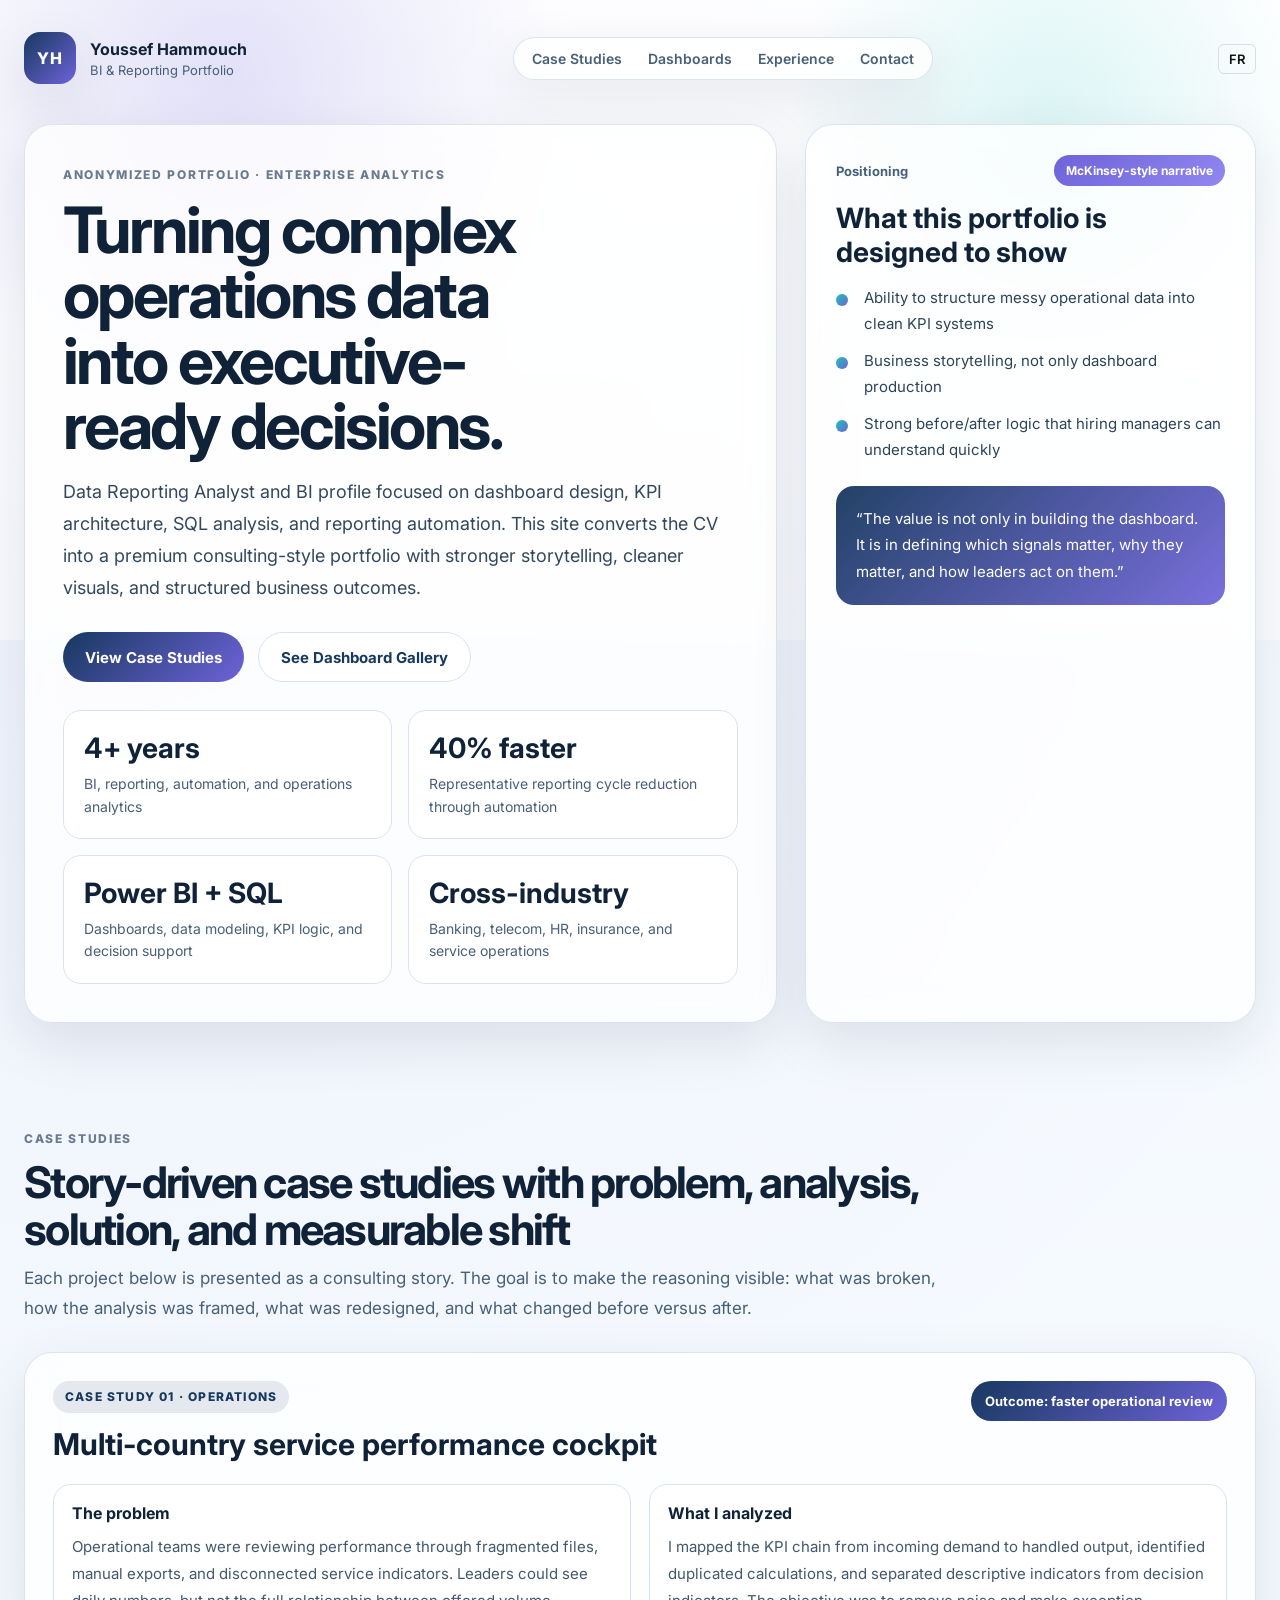
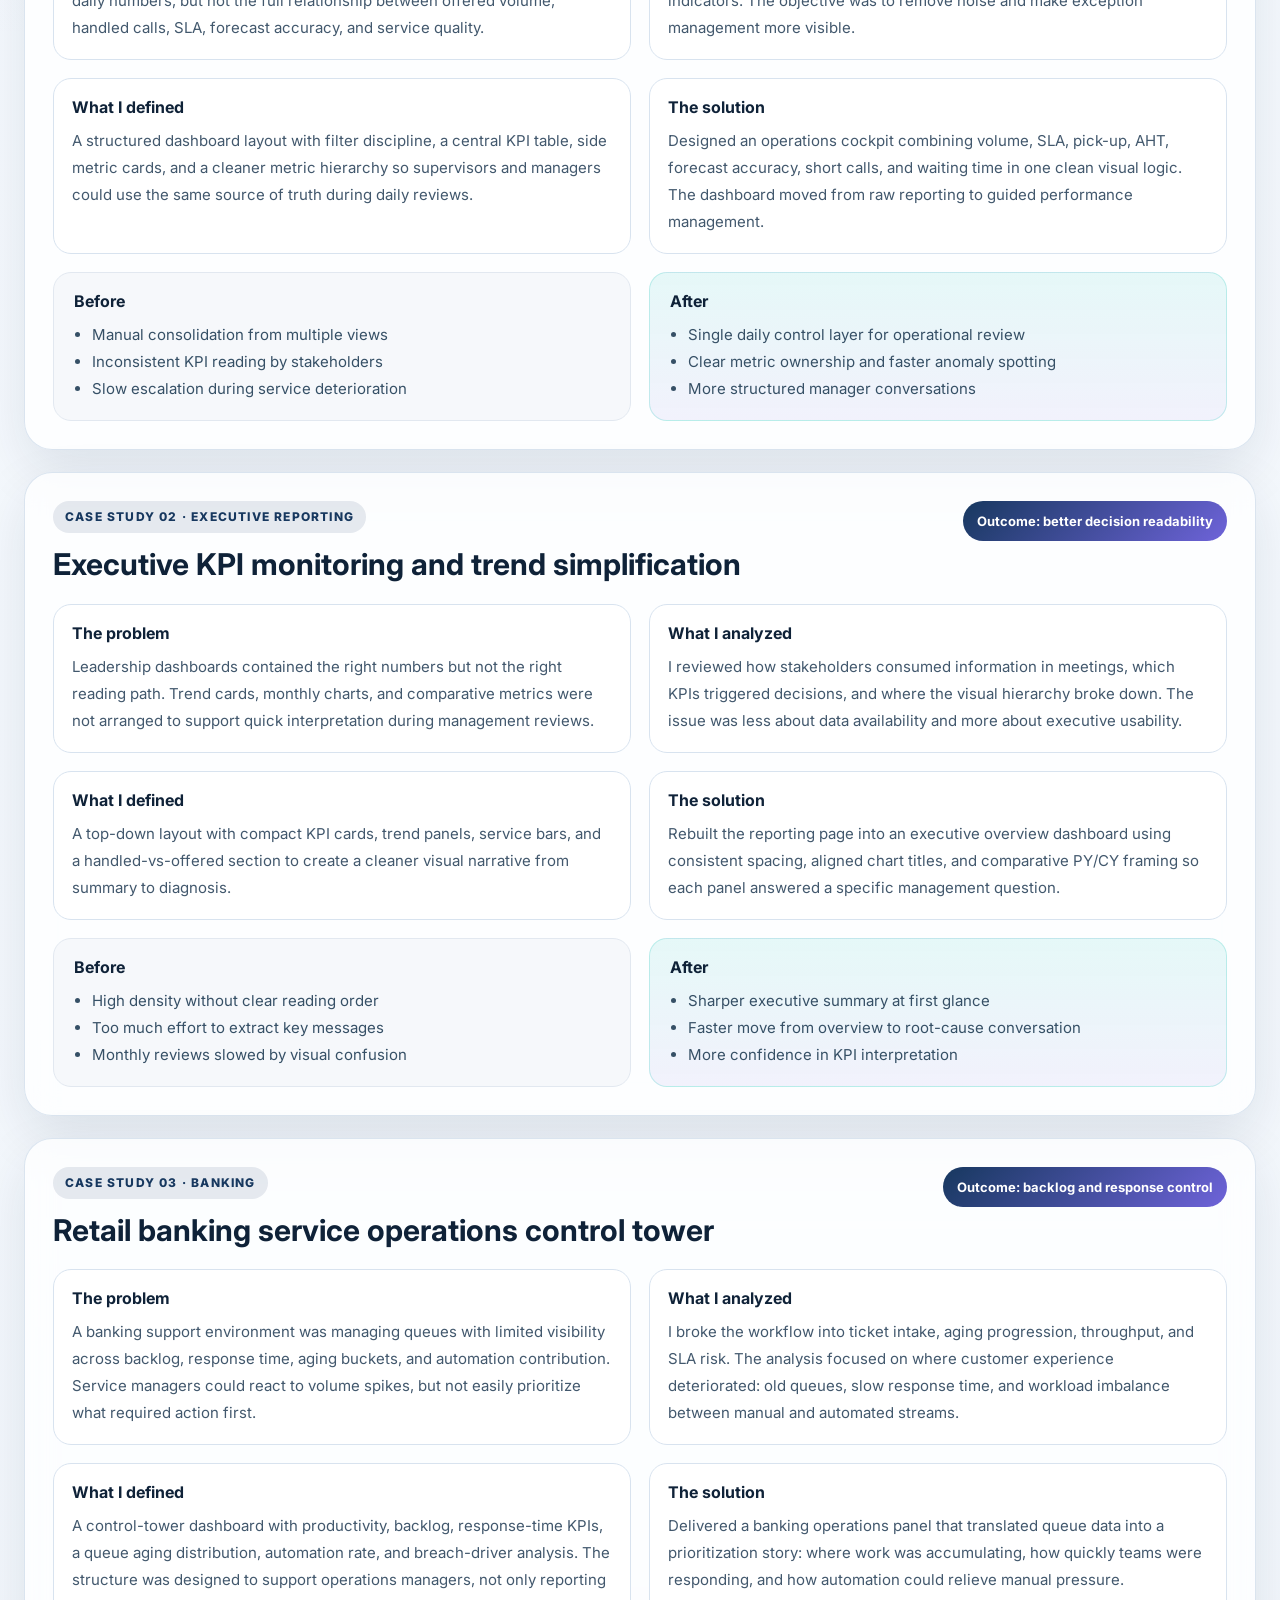
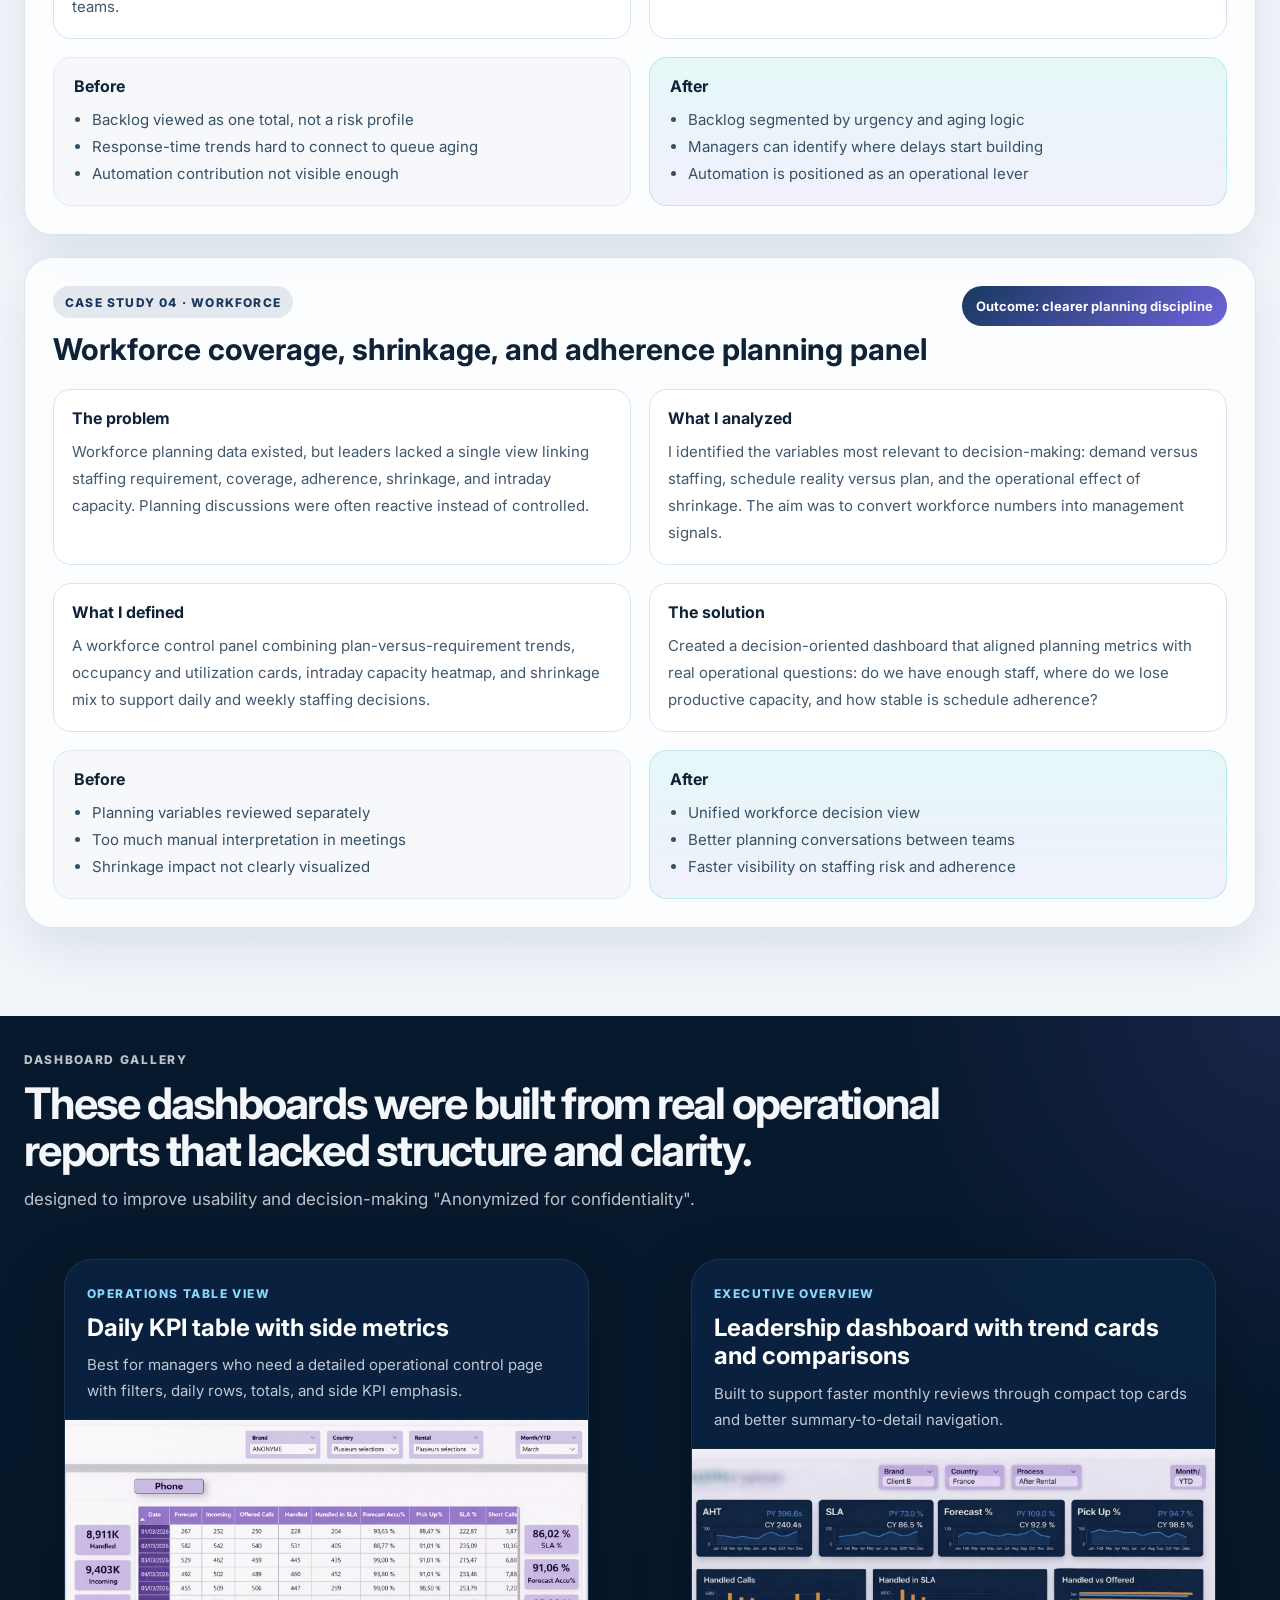
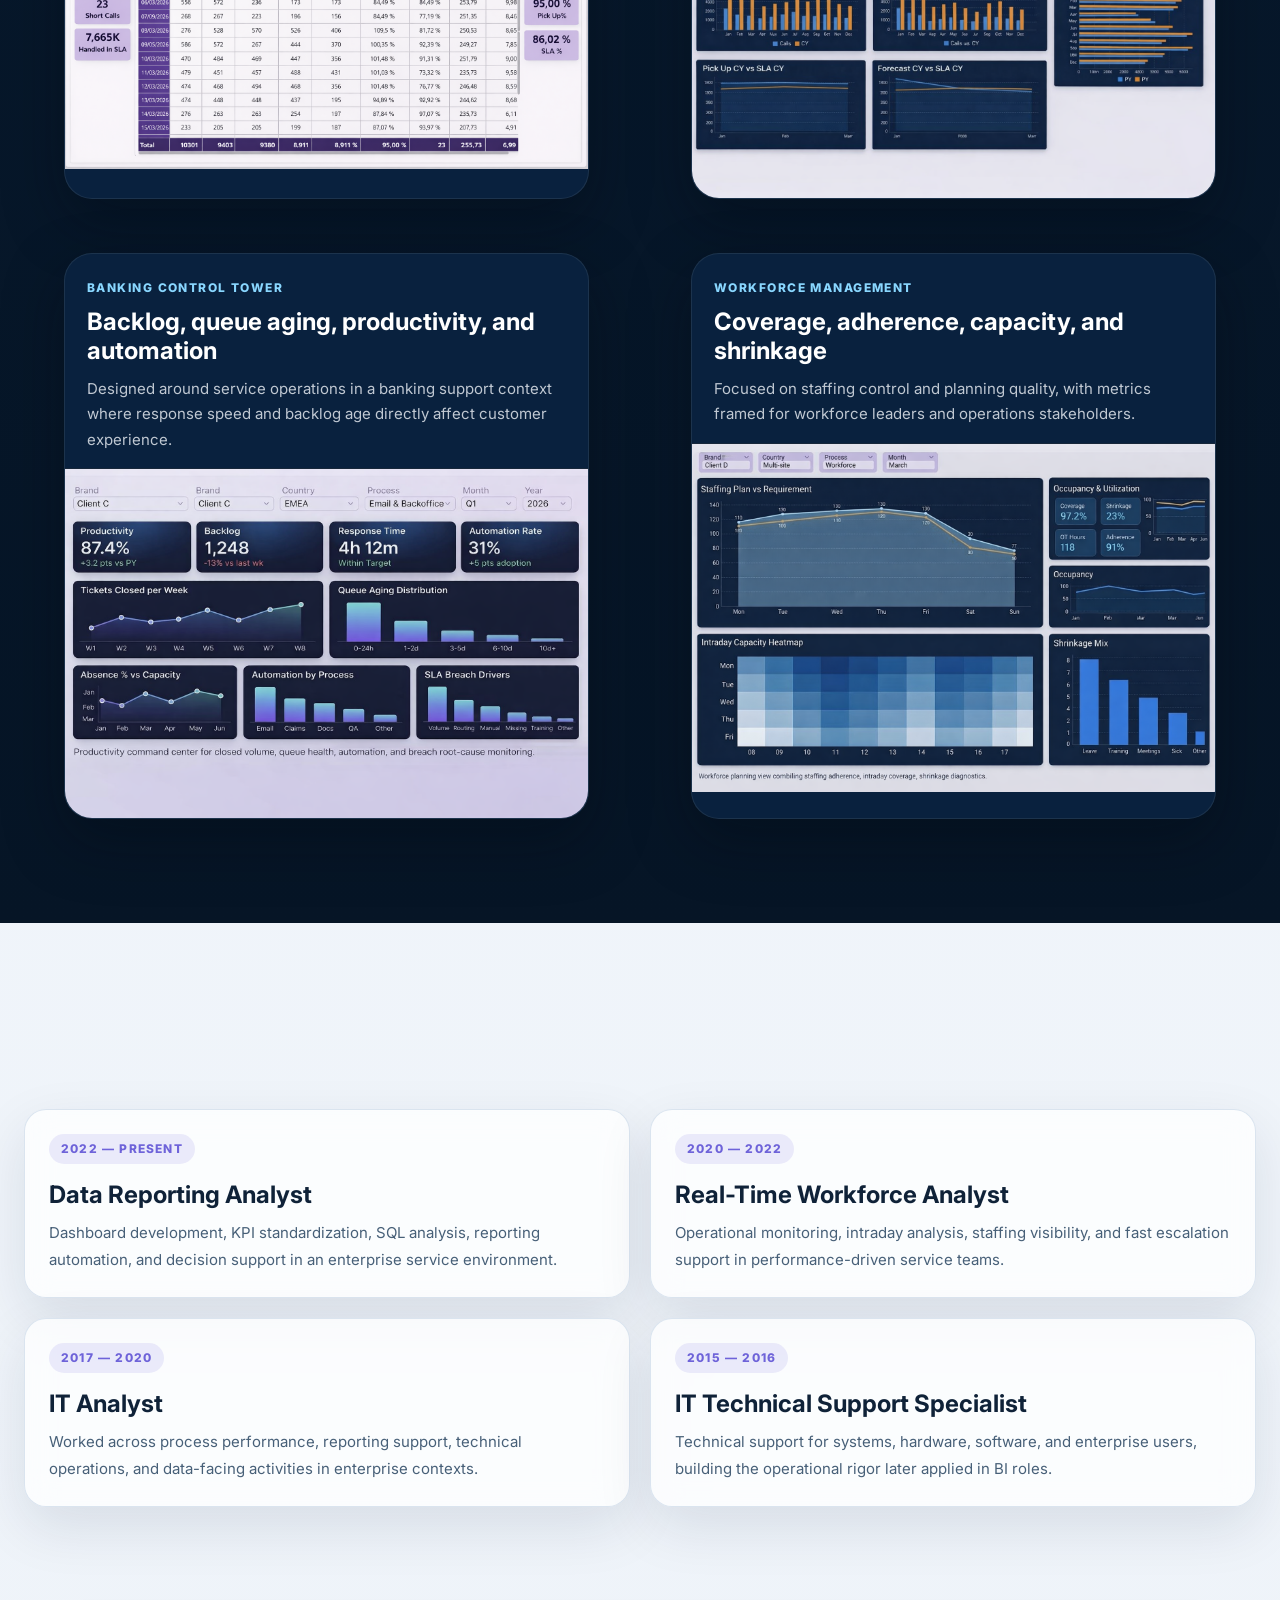
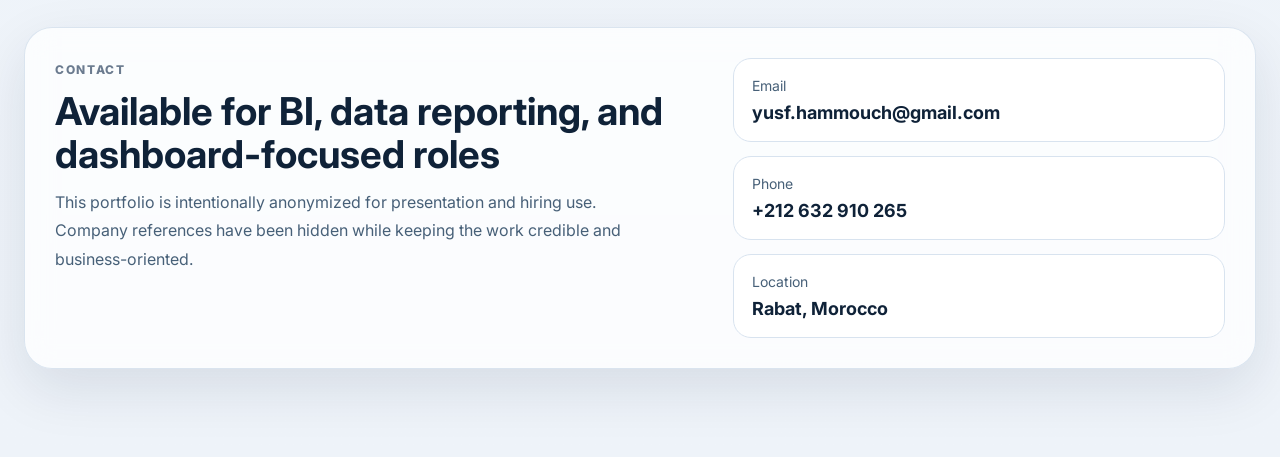
<file: index.html>
<!DOCTYPE html>
<html lang="en">
<head>
  <meta charset="UTF-8" />
  <meta name="viewport" content="width=device-width, initial-scale=1.0" />
  <title>Youssef Hammouch | BI & Reporting Portfolio</title>
  <meta name="description" content="Premium BI and reporting portfolio with anonymized enterprise dashboards, consulting-style case studies, and storytelling project pages." />
  <link rel="preconnect" href="https://fonts.googleapis.com">
  <link rel="preconnect" href="https://fonts.gstatic.com" crossorigin>
  <link href="https://fonts.googleapis.com/css2?family=Inter:wght@400;500;600;700;800&display=swap" rel="stylesheet">
  <link rel="stylesheet" href="styles.css" />
</head>
<body>
  <div class="page-shell">
    <header class="hero" id="top">
      <nav class="nav container">
        <a class="brand" href="#top">
          <span class="brand-mark">YH</span>
          <span class="brand-copy">
            <strong>Youssef Hammouch</strong>
            <small>BI & Reporting Portfolio</small>
          </span>
        </a>

        <button class="nav-toggle" aria-label="Open menu">☰</button>

        <div class="nav-links">
          <a href="#case-studies">Case Studies</a>
          <a href="#gallery">Dashboards</a>
          <a href="#experience">Experience</a>
          <a href="#contact">Contact</a>
        </div>

        <div class="nav-actions">
  <a href="./fr/index.html" class="lang-switch">FR</a>
</div>
      </nav>

      <div class="container hero-grid">
        <div class="hero-copy reveal">
          <div class="eyebrow">ANONYMIZED PORTFOLIO · ENTERPRISE ANALYTICS</div>
          <h1>Turning complex operations data into executive-ready decisions.</h1>
          <p class="lead">
            Data Reporting Analyst and BI profile focused on dashboard design, KPI architecture, SQL analysis,
            and reporting automation. This site converts the CV into a premium consulting-style portfolio with
            stronger storytelling, cleaner visuals, and structured business outcomes.
          </p>

          <div class="hero-cta">
            <a class="btn btn-primary" href="#case-studies">View Case Studies</a>
            <a class="btn btn-secondary" href="#gallery">See Dashboard Gallery</a>
          </div>

          <div class="hero-stats">
            <article class="stat-card">
              <strong>4+ years</strong>
              <span>BI, reporting, automation, and operations analytics</span>
            </article>
            <article class="stat-card">
              <strong>40% faster</strong>
              <span>Representative reporting cycle reduction through automation</span>
            </article>
            <article class="stat-card">
              <strong>Power BI + SQL</strong>
              <span>Dashboards, data modeling, KPI logic, and decision support</span>
            </article>
            <article class="stat-card">
              <strong>Cross-industry</strong>
              <span>Banking, telecom, HR, insurance, and service operations</span>
            </article>
          </div>
        </div>

        <aside class="hero-panel reveal delay-1">
          <div class="panel-top">
            <span class="mini-label">Positioning</span>
            <span class="mini-badge">McKinsey-style narrative</span>
          </div>
          <h2>What this portfolio is designed to show</h2>
          <ul class="check-list">
            <li>Ability to structure messy operational data into clean KPI systems</li>
            <li>Business storytelling, not only dashboard production</li>
            <li>Strong before/after logic that hiring managers can understand quickly</li>
          </ul>
          <div class="quote-card">
            <p>“The value is not only in building the dashboard. It is in defining which signals matter, why they matter, and how leaders act on them.”</p>
          </div>
        </aside>
      </div>
    </header>

    <main>
      <section class="section container" id="case-studies">
        <div class="section-heading reveal">
          <span class="eyebrow">CASE STUDIES</span>
          <h2>Story-driven case studies with problem, analysis, solution, and measurable shift</h2>
          <p>
            Each project below is presented as a consulting story. The goal is to make the reasoning visible:
            what was broken, how the analysis was framed, what was redesigned, and what changed before versus after.
          </p>
        </div>

        <div class="story-stack">
          <article class="story-card reveal">
            <div class="story-head">
              <div>
                <span class="story-tag">Case Study 01 · Operations</span>
                <h3>Multi-country service performance cockpit</h3>
              </div>
              <div class="impact-pill">Outcome: faster operational review</div>
            </div>

            <div class="story-grid">
              <div class="story-column">
                <h4>The problem</h4>
                <p>Operational teams were reviewing performance through fragmented files, manual exports, and disconnected service indicators. Leaders could see daily numbers, but not the full relationship between offered volume, handled calls, SLA, forecast accuracy, and service quality.</p>
              </div>
              <div class="story-column">
                <h4>What I analyzed</h4>
                <p>I mapped the KPI chain from incoming demand to handled output, identified duplicated calculations, and separated descriptive indicators from decision indicators. The objective was to remove noise and make exception management more visible.</p>
              </div>
              <div class="story-column">
                <h4>What I defined</h4>
                <p>A structured dashboard layout with filter discipline, a central KPI table, side metric cards, and a cleaner metric hierarchy so supervisors and managers could use the same source of truth during daily reviews.</p>
              </div>
              <div class="story-column">
                <h4>The solution</h4>
                <p>Designed an operations cockpit combining volume, SLA, pick-up, AHT, forecast accuracy, short calls, and waiting time in one clean visual logic. The dashboard moved from raw reporting to guided performance management.</p>
              </div>
            </div>

            <div class="comparison-grid">
              <div class="compare before">
                <h5>Before</h5>
                <ul>
                  <li>Manual consolidation from multiple views</li>
                  <li>Inconsistent KPI reading by stakeholders</li>
                  <li>Slow escalation during service deterioration</li>
                </ul>
              </div>
              <div class="compare after">
                <h5>After</h5>
                <ul>
                  <li>Single daily control layer for operational review</li>
                  <li>Clear metric ownership and faster anomaly spotting</li>
                  <li>More structured manager conversations</li>
                </ul>
              </div>
            </div>
          </article>

          <article class="story-card reveal delay-1">
            <div class="story-head">
              <div>
                <span class="story-tag">Case Study 02 · Executive reporting</span>
                <h3>Executive KPI monitoring and trend simplification</h3>
              </div>
              <div class="impact-pill">Outcome: better decision readability</div>
            </div>

            <div class="story-grid">
              <div class="story-column">
                <h4>The problem</h4>
                <p>Leadership dashboards contained the right numbers but not the right reading path. Trend cards, monthly charts, and comparative metrics were not arranged to support quick interpretation during management reviews.</p>
              </div>
              <div class="story-column">
                <h4>What I analyzed</h4>
                <p>I reviewed how stakeholders consumed information in meetings, which KPIs triggered decisions, and where the visual hierarchy broke down. The issue was less about data availability and more about executive usability.</p>
              </div>
              <div class="story-column">
                <h4>What I defined</h4>
                <p>A top-down layout with compact KPI cards, trend panels, service bars, and a handled-vs-offered section to create a cleaner visual narrative from summary to diagnosis.</p>
              </div>
              <div class="story-column">
                <h4>The solution</h4>
                <p>Rebuilt the reporting page into an executive overview dashboard using consistent spacing, aligned chart titles, and comparative PY/CY framing so each panel answered a specific management question.</p>
              </div>
            </div>

            <div class="comparison-grid">
              <div class="compare before">
                <h5>Before</h5>
                <ul>
                  <li>High density without clear reading order</li>
                  <li>Too much effort to extract key messages</li>
                  <li>Monthly reviews slowed by visual confusion</li>
                </ul>
              </div>
              <div class="compare after">
                <h5>After</h5>
                <ul>
                  <li>Sharper executive summary at first glance</li>
                  <li>Faster move from overview to root-cause conversation</li>
                  <li>More confidence in KPI interpretation</li>
                </ul>
              </div>
            </div>
          </article>

          <article class="story-card reveal delay-2">
            <div class="story-head">
              <div>
                <span class="story-tag">Case Study 03 · Banking</span>
                <h3>Retail banking service operations control tower</h3>
              </div>
              <div class="impact-pill">Outcome: backlog and response control</div>
            </div>

            <div class="story-grid">
              <div class="story-column">
                <h4>The problem</h4>
                <p>A banking support environment was managing queues with limited visibility across backlog, response time, aging buckets, and automation contribution. Service managers could react to volume spikes, but not easily prioritize what required action first.</p>
              </div>
              <div class="story-column">
                <h4>What I analyzed</h4>
                <p>I broke the workflow into ticket intake, aging progression, throughput, and SLA risk. The analysis focused on where customer experience deteriorated: old queues, slow response time, and workload imbalance between manual and automated streams.</p>
              </div>
              <div class="story-column">
                <h4>What I defined</h4>
                <p>A control-tower dashboard with productivity, backlog, response-time KPIs, a queue aging distribution, automation rate, and breach-driver analysis. The structure was designed to support operations managers, not only reporting teams.</p>
              </div>
              <div class="story-column">
                <h4>The solution</h4>
                <p>Delivered a banking operations panel that translated queue data into a prioritization story: where work was accumulating, how quickly teams were responding, and how automation could relieve manual pressure.</p>
              </div>
            </div>

            <div class="comparison-grid">
              <div class="compare before">
                <h5>Before</h5>
                <ul>
                  <li>Backlog viewed as one total, not a risk profile</li>
                  <li>Response-time trends hard to connect to queue aging</li>
                  <li>Automation contribution not visible enough</li>
                </ul>
              </div>
              <div class="compare after">
                <h5>After</h5>
                <ul>
                  <li>Backlog segmented by urgency and aging logic</li>
                  <li>Managers can identify where delays start building</li>
                  <li>Automation is positioned as an operational lever</li>
                </ul>
              </div>
            </div>
          </article>

          <article class="story-card reveal">
            <div class="story-head">
              <div>
                <span class="story-tag">Case Study 04 · Workforce</span>
                <h3>Workforce coverage, shrinkage, and adherence planning panel</h3>
              </div>
              <div class="impact-pill">Outcome: clearer planning discipline</div>
            </div>

            <div class="story-grid">
              <div class="story-column">
                <h4>The problem</h4>
                <p>Workforce planning data existed, but leaders lacked a single view linking staffing requirement, coverage, adherence, shrinkage, and intraday capacity. Planning discussions were often reactive instead of controlled.</p>
              </div>
              <div class="story-column">
                <h4>What I analyzed</h4>
                <p>I identified the variables most relevant to decision-making: demand versus staffing, schedule reality versus plan, and the operational effect of shrinkage. The aim was to convert workforce numbers into management signals.</p>
              </div>
              <div class="story-column">
                <h4>What I defined</h4>
                <p>A workforce control panel combining plan-versus-requirement trends, occupancy and utilization cards, intraday capacity heatmap, and shrinkage mix to support daily and weekly staffing decisions.</p>
              </div>
              <div class="story-column">
                <h4>The solution</h4>
                <p>Created a decision-oriented dashboard that aligned planning metrics with real operational questions: do we have enough staff, where do we lose productive capacity, and how stable is schedule adherence?</p>
              </div>
            </div>

            <div class="comparison-grid">
              <div class="compare before">
                <h5>Before</h5>
                <ul>
                  <li>Planning variables reviewed separately</li>
                  <li>Too much manual interpretation in meetings</li>
                  <li>Shrinkage impact not clearly visualized</li>
                </ul>
              </div>
              <div class="compare after">
                <h5>After</h5>
                <ul>
                  <li>Unified workforce decision view</li>
                  <li>Better planning conversations between teams</li>
                  <li>Faster visibility on staffing risk and adherence</li>
                </ul>
              </div>
            </div>
          </article>
        </div>
      </section>

      <section class="section section-dark" id="gallery">
        <div class="container">
          <div class="section-heading reveal light-heading">
            <span class="eyebrow">DASHBOARD GALLERY</span>
            <h2>These dashboards were built from real operational reports 
that lacked structure and clarity.</h2>
            <p>
              designed  to improve usability and decision-making "Anonymized for confidentiality".
            </p>
          </div>

          <div class="dashboard-showcase">
            <figure class="dashboard-tile reveal">
              <div class="tile-copy">
                <span class="tile-tag">Operations Table View</span>
                <h3>Daily KPI table with side metrics</h3>
                <p>Best for managers who need a detailed operational control page with filters, daily rows, totals, and side KPI emphasis.</p>
              </div>
              <img src="assets/dashboard_operations_table.png" alt="Anonymized operations dashboard table" />
            </figure>

            <figure class="dashboard-tile reveal delay-1">
              <div class="tile-copy">
                <span class="tile-tag">Executive Overview</span>
                <h3>Leadership dashboard with trend cards and comparisons</h3>
                <p>Built to support faster monthly reviews through compact top cards and better summary-to-detail navigation.</p>
              </div>
              <img src="assets/dashboard_executive_overview.png" alt="Anonymized executive dashboard overview" />
            </figure>

            <figure class="dashboard-tile reveal delay-2">
              <div class="tile-copy">
                <span class="tile-tag">Banking Control Tower</span>
                <h3>Backlog, queue aging, productivity, and automation</h3>
                <p>Designed around service operations in a banking support context where response speed and backlog age directly affect customer experience.</p>
              </div>
              <img src="assets/dashboard_productivity_queue.png" alt="Anonymized banking service dashboard" />
            </figure>

            <figure class="dashboard-tile reveal">
              <div class="tile-copy">
                <span class="tile-tag">Workforce Management</span>
                <h3>Coverage, adherence, capacity, and shrinkage</h3>
                <p>Focused on staffing control and planning quality, with metrics framed for workforce leaders and operations stakeholders.</p>
              </div>
              <img src="assets/dashboard_workforce_control.png" alt="Anonymized workforce dashboard" />
            </figure>
          </div>
        </div>
      </section>

      <section class="section container" id="experience">
        <div class="section-heading reveal">
          <span class="eyebrow">EXPERIENCE SUMMARY</span>
          <h2>Career path aligned to BI, operations analytics, and reporting transformation</h2>
        </div>

        <div class="experience-grid">
          <article class="exp-card reveal">
            <span class="exp-period">2022 — Present</span>
            <h3>Data Reporting Analyst</h3>
            <p>Dashboard development, KPI standardization, SQL analysis, reporting automation, and decision support in an enterprise service environment.</p>
          </article>
          <article class="exp-card reveal delay-1">
            <span class="exp-period">2020 — 2022</span>
            <h3>Real-Time Workforce Analyst</h3>
            <p>Operational monitoring, intraday analysis, staffing visibility, and fast escalation support in performance-driven service teams.</p>
          </article>
          <article class="exp-card reveal delay-2">
            <span class="exp-period">2017 — 2020</span>
            <h3>IT Analyst</h3>
            <p>Worked across process performance, reporting support, technical operations, and data-facing activities in enterprise contexts.</p>
          </article>
          <article class="exp-card reveal">
            <span class="exp-period">2015 — 2016</span>
            <h3>IT Technical Support Specialist</h3>
            <p>Technical support for systems, hardware, software, and enterprise users, building the operational rigor later applied in BI roles.</p>
          </article>
        </div>
      </section>

      <section class="section container" id="contact">
        <div class="contact-panel reveal">
          <div class="contact-copy">
            <span class="eyebrow">CONTACT</span>
            <h2>Available for BI, data reporting, and dashboard-focused roles</h2>
            <p>This portfolio is intentionally anonymized for presentation and hiring use. Company references have been hidden while keeping the work credible and business-oriented.</p>
          </div>
          <div class="contact-cards">
            <article class="mini-contact">
              <span>Email</span>
              <strong>yusf.hammouch@gmail.com</strong>
            </article>
            <article class="mini-contact">
              <span>Phone</span>
              <strong>+212 632 910 265</strong>
            </article>
            <article class="mini-contact">
              <span>Location</span>
              <strong>Rabat, Morocco</strong>
            </article>
          </div>
        </div>
      </section>
    </main>
  </div>

  <script src="script.js"></script>
</body>
</html>
</file>
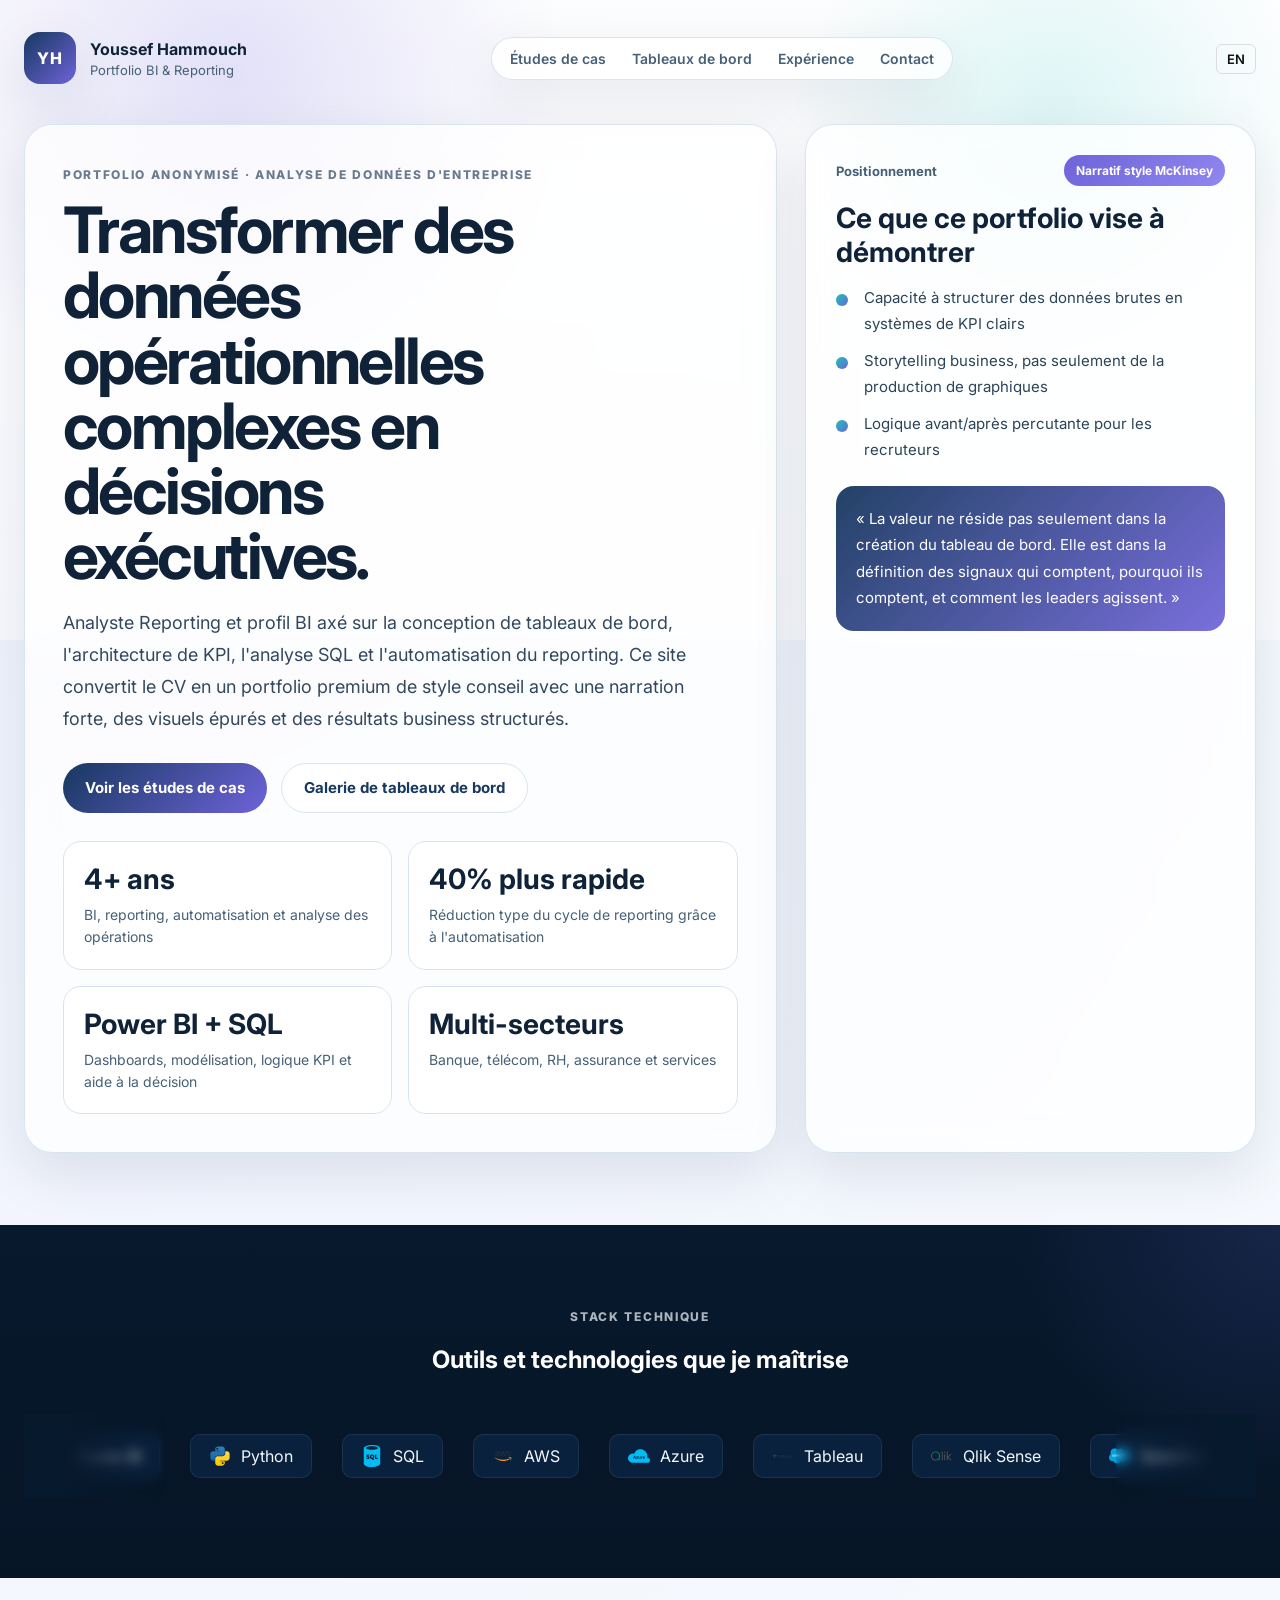
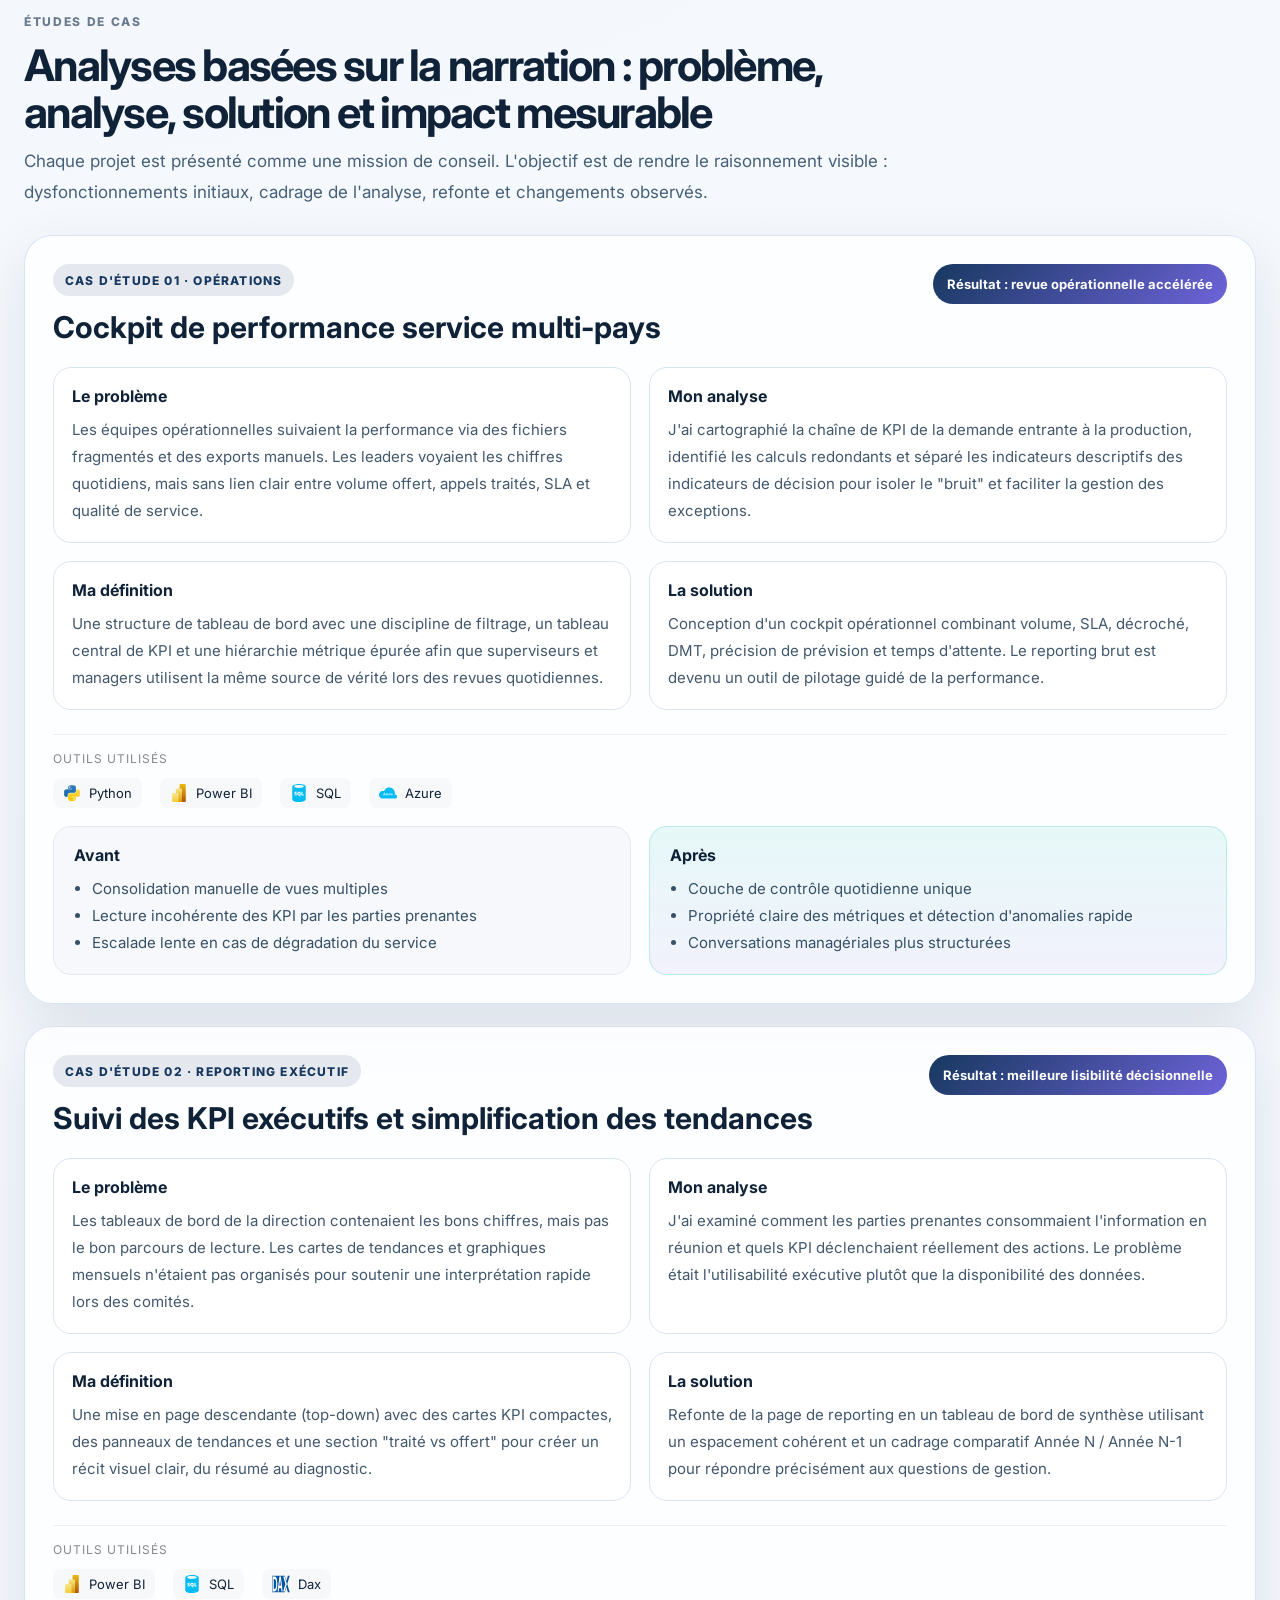
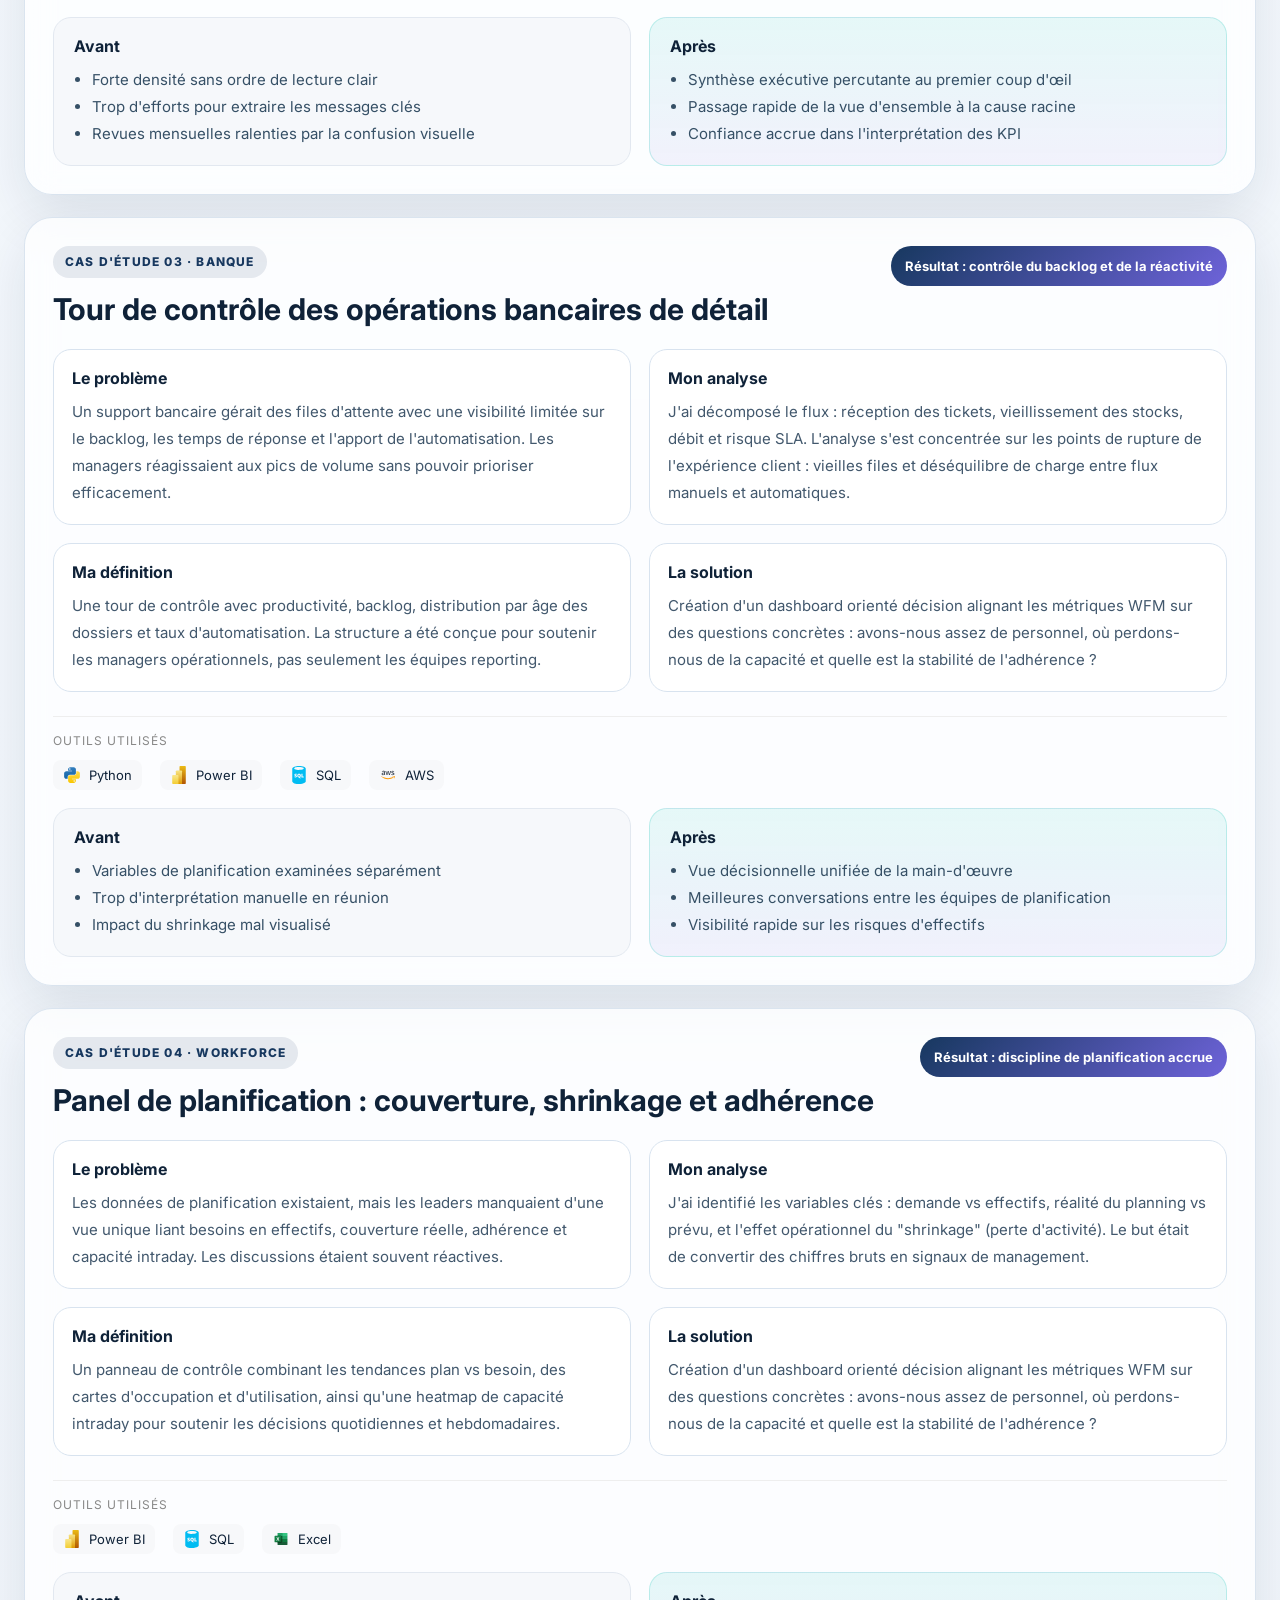
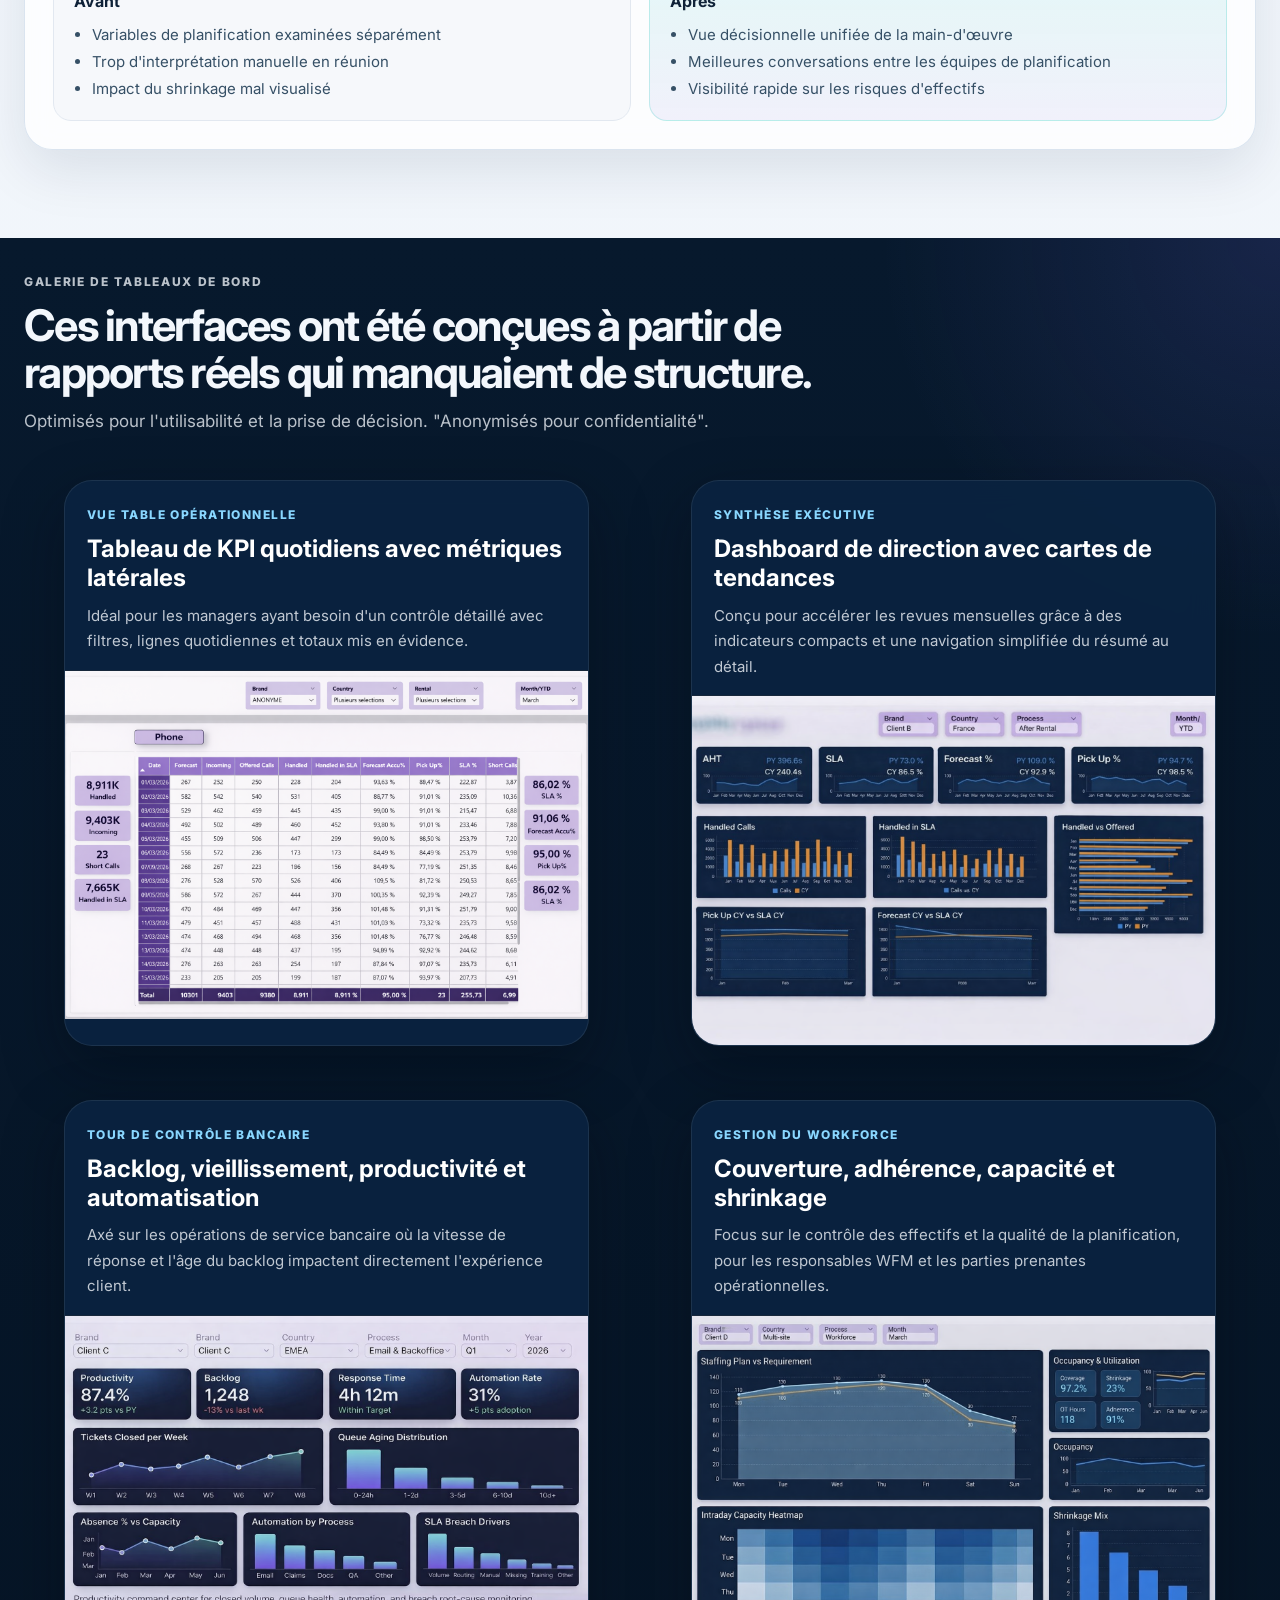
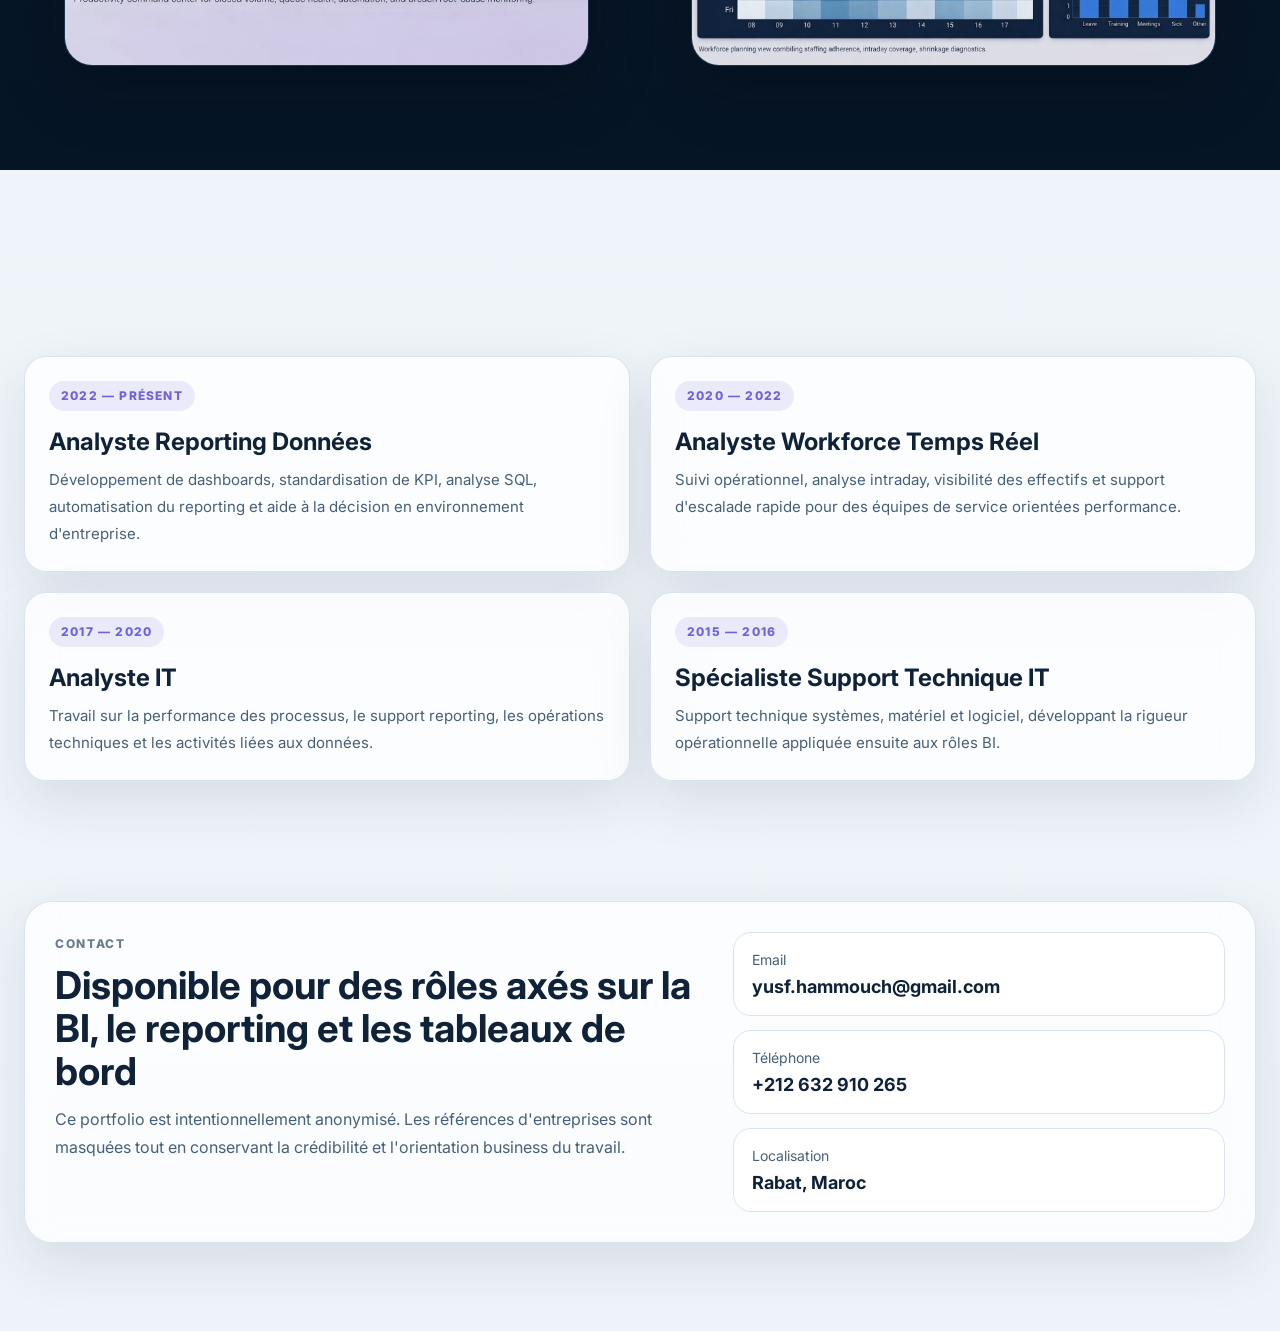
<file: fr/index.html>
<!doctype html>
<html lang="fr">
  <head>
    <meta charset="UTF-8" />
    <meta name="viewport" content="width=device-width, initial-scale=1.0" />
    <title>Youssef Hammouch | Portfolio BI & Reporting</title>
    <meta
      name="description"
      content="Portfolio BI et reporting premium avec tableaux de bord d'entreprise anonymisés, études de cas de style conseil et narration de projets structurée."
    />
    <link rel="preconnect" href="https://fonts.googleapis.com" />
    <link rel="preconnect" href="https://fonts.gstatic.com" crossorigin />
    <link
      href="https://fonts.googleapis.com/css2?family=Inter:wght@400;500;600;700;800&display=swap"
      rel="stylesheet"
    />
    <link rel="stylesheet" href="../styles.css" />
  </head>
  <body>
    <div class="page-shell">
      <header class="hero" id="top">
        <nav class="nav container">
          <a class="brand" href="#top">
            <span class="brand-mark">YH</span>
            <span class="brand-copy">
              <strong>Youssef Hammouch</strong>
              <small>Portfolio BI & Reporting</small>
            </span>
          </a>

          <button class="nav-toggle" aria-label="Ouvrir le menu">☰</button>

          <div class="nav-links">
            <a href="#case-studies">Études de cas</a>
            <a href="#gallery">Tableaux de bord</a>
            <a href="#experience">Expérience</a>
            <a href="#contact">Contact</a>
          </div>

          <div class="nav-actions">
            <a href="../index.html" class="lang-switch">EN</a>
          </div>
        </nav>

        <div class="container hero-grid">
          <div class="hero-copy reveal">
            <div class="eyebrow">
              PORTFOLIO ANONYMISÉ · ANALYSE DE DONNÉES D'ENTREPRISE
            </div>
            <h1>
              Transformer des données opérationnelles complexes en décisions
              exécutives.
            </h1>
            <p class="lead">
              Analyste Reporting et profil BI axé sur la conception de tableaux
              de bord, l'architecture de KPI, l'analyse SQL et l'automatisation
              du reporting. Ce site convertit le CV en un portfolio premium de
              style conseil avec une narration forte, des visuels épurés et des
              résultats business structurés.
            </p>

            <div class="hero-cta">
              <a class="btn btn-primary" href="#case-studies"
                >Voir les études de cas</a
              >
              <a class="btn btn-secondary" href="#gallery"
                >Galerie de tableaux de bord</a
              >
            </div>

            <div class="hero-stats">
              <article class="stat-card">
                <strong>4+ ans</strong>
                <span
                  >BI, reporting, automatisation et analyse des opérations</span
                >
              </article>
              <article class="stat-card">
                <strong>40% plus rapide</strong>
                <span
                  >Réduction type du cycle de reporting grâce à
                  l'automatisation</span
                >
              </article>
              <article class="stat-card">
                <strong>Power BI + SQL</strong>
                <span
                  >Dashboards, modélisation, logique KPI et aide à la
                  décision</span
                >
              </article>
              <article class="stat-card">
                <strong>Multi-secteurs</strong>
                <span>Banque, télécom, RH, assurance et services</span>
              </article>
            </div>
          </div>

          <aside class="hero-panel reveal delay-1">
            <div class="panel-top">
              <span class="mini-label">Positionnement</span>
              <span class="mini-badge">Narratif style McKinsey</span>
            </div>
            <h2>Ce que ce portfolio vise à démontrer</h2>
            <ul class="check-list">
              <li>
                Capacité à structurer des données brutes en systèmes de KPI
                clairs
              </li>
              <li>
                Storytelling business, pas seulement de la production de
                graphiques
              </li>
              <li>Logique avant/après percutante pour les recruteurs</li>
            </ul>
            <div class="quote-card">
              <p>
                « La valeur ne réside pas seulement dans la création du tableau
                de bord. Elle est dans la définition des signaux qui comptent,
                pourquoi ils comptent, et comment les leaders agissent. »
              </p>
            </div>
          </aside>
        </div>
      </header>

      <section class="tools-section">
        <div class="container">
          <div class="tools-header">
            <span class="eyebrow">STACK TECHNIQUE</span>
            <h2>Outils et technologies que je maîtrise</h2>
          </div>

          <div class="tools-marquee">
            <!-- Gradient fades -->
            <div class="fade fade-left"></div>
            <div class="fade fade-right"></div>

            <div class="tools-track">
              <!-- ORIGINAL SET -->
              <div class="tool-item">
                <img src="../assets/icons/powerbi.svg" /><span>Power BI</span>
              </div>
              <div class="tool-item">
                <img src="../assets/icons/python.svg" /><span>Python</span>
              </div>
              <div class="tool-item">
                <img src="../assets/icons/sql.svg" /><span>SQL</span>
              </div>
              <div class="tool-item">
                <img src="../assets/icons/aws.svg" /><span>AWS</span>
              </div>
              <div class="tool-item">
                <img src="../assets/icons/azure.svg" /><span>Azure</span>
              </div>
              <div class="tool-item">
                <img src="../assets/icons/tableau.svg" /><span>Tableau</span>
              </div>
              <div class="tool-item">
                <img src="../assets/icons/qlik.svg" /><span>Qlik Sense</span>
              </div>
              <div class="tool-item">
                <img src="../assets/icons/salesforce.svg" /><span>Salesforce</span>
              </div>
              <div class="tool-item">
                <img src="../assets/icons/sap.svg" /><span>SAP</span>
              </div>
              <div class="tool-item">
                <img src="../assets/icons/looker.svg" /><span>Looker</span>
              </div>

              <!-- DUPLICATE FOR INFINITE SCROLL -->
              <div class="tool-item">
                <img src="../assets/icons/powerbi.svg" /><span>Power BI</span>
              </div>
              <div class="tool-item">
                <img src="../assets/icons/python.svg" /><span>Python</span>
              </div>
              <div class="tool-item">
                <img src="../assets/icons/sql.svg" /><span>SQL</span>
              </div>
              <div class="tool-item">
                <img src="../assets/icons/aws.svg" /><span>AWS</span>
              </div>
              <div class="tool-item">
                <img src="../assets/icons/azure.svg" /><span>Azure</span>
              </div>
              <div class="tool-item">
                <img src="../assets/icons/tableau.svg" /><span>Tableau</span>
              </div>
              <div class="tool-item">
                <img src="../assets/icons/qlik.svg" /><span>Qlik Sense</span>
              </div>
              <div class="tool-item">
                <img src="../assets/icons/salesforce.svg" /><span>Salesforce</span>
              </div>
              <div class="tool-item">
                <img src="../assets/icons/sap.svg" /><span>SAP</span>
              </div>
              <div class="tool-item">
                <img src="../assets/icons/looker.svg" /><span>Looker</span>
              </div>
            </div>
          </div>
        </div>
      </section>

      <main>
        <section class="section container" id="case-studies">
          <div class="section-heading reveal">
            <span class="eyebrow">ÉTUDES DE CAS</span>
            <h2>
              Analyses basées sur la narration : problème, analyse, solution et
              impact mesurable
            </h2>
            <p>
              Chaque projet est présenté comme une mission de conseil.
              L'objectif est de rendre le raisonnement visible :
              dysfonctionnements initiaux, cadrage de l'analyse, refonte et
              changements observés.
            </p>
          </div>

          <div class="story-stack">
            <article class="story-card reveal">
              <div class="story-head">
                <div>
                  <span class="story-tag">Cas d'étude 01 · Opérations</span>
                  <h3>Cockpit de performance service multi-pays</h3>
                </div>
                <div class="impact-pill">
                  Résultat : revue opérationnelle accélérée
                </div>
              </div>

              <div class="story-grid">
                <div class="story-column">
                  <h4>Le problème</h4>
                  <p>
                    Les équipes opérationnelles suivaient la performance via des
                    fichiers fragmentés et des exports manuels. Les leaders
                    voyaient les chiffres quotidiens, mais sans lien clair entre
                    volume offert, appels traités, SLA et qualité de service.
                  </p>
                </div>
                <div class="story-column">
                  <h4>Mon analyse</h4>
                  <p>
                    J'ai cartographié la chaîne de KPI de la demande entrante à
                    la production, identifié les calculs redondants et séparé
                    les indicateurs descriptifs des indicateurs de décision pour
                    isoler le "bruit" et faciliter la gestion des exceptions.
                  </p>
                </div>
                <div class="story-column">
                  <h4>Ma définition</h4>
                  <p>
                    Une structure de tableau de bord avec une discipline de
                    filtrage, un tableau central de KPI et une hiérarchie
                    métrique épurée afin que superviseurs et managers utilisent
                    la même source de vérité lors des revues quotidiennes.
                  </p>
                </div>
                <div class="story-column">
                  <h4>La solution</h4>
                  <p>
                    Conception d'un cockpit opérationnel combinant volume, SLA,
                    décroché, DMT, précision de prévision et temps d'attente. Le
                    reporting brut est devenu un outil de pilotage guidé de la
                    performance.
                  </p>
                </div>
              </div>

               <div class="tools-used">
                <span class="tools-label">Outils utilisés</span>
                <div class="tools-icons">
                  <div class="tool">
                    <img src="../assets/icons/python.svg" alt="Python" />
                    <span>Python</span>
                  </div>
                  <div class="tool">
                    <img src="../assets/icons/powerbi.svg" alt="Power BI" />
                    <span>Power BI</span>
                  </div>
                  <div class="tool">
                    <img src="../assets/icons/sql.svg" alt="SQL" />
                    <span>SQL</span>
                  </div>
                  <div class="tool">
                    <img src="../assets/icons/azure.svg" alt="Azure" />
                    <span>Azure</span>
                  </div>
                </div>
              </div>

              <div class="comparison-grid">
                <div class="compare before">
                  <h5>Avant</h5>
                  <ul>
                    <li>Consolidation manuelle de vues multiples</li>
                    <li>
                      Lecture incohérente des KPI par les parties prenantes
                    </li>
                    <li>Escalade lente en cas de dégradation du service</li>
                  </ul>
                </div>
                <div class="compare after">
                  <h5>Après</h5>
                  <ul>
                    <li>Couche de contrôle quotidienne unique</li>
                    <li>
                      Propriété claire des métriques et détection d'anomalies
                      rapide
                    </li>
                    <li>Conversations managériales plus structurées</li>
                  </ul>
                </div>
              </div>
            </article>

            <article class="story-card reveal delay-1">
              <div class="story-head">
                <div>
                  <span class="story-tag"
                    >Cas d'étude 02 · Reporting Exécutif</span
                  >
                  <h3>
                    Suivi des KPI exécutifs et simplification des tendances
                  </h3>
                </div>
                <div class="impact-pill">
                  Résultat : meilleure lisibilité décisionnelle
                </div>
              </div>

              <div class="story-grid">
                <div class="story-column">
                  <h4>Le problème</h4>
                  <p>
                    Les tableaux de bord de la direction contenaient les bons
                    chiffres, mais pas le bon parcours de lecture. Les cartes de
                    tendances et graphiques mensuels n'étaient pas organisés
                    pour soutenir une interprétation rapide lors des comités.
                  </p>
                </div>
                <div class="story-column">
                  <h4>Mon analyse</h4>
                  <p>
                    J'ai examiné comment les parties prenantes consommaient
                    l'information en réunion et quels KPI déclenchaient
                    réellement des actions. Le problème était l'utilisabilité
                    exécutive plutôt que la disponibilité des données.
                  </p>
                </div>
                <div class="story-column">
                  <h4>Ma définition</h4>
                  <p>
                    Une mise en page descendante (top-down) avec des cartes KPI
                    compactes, des panneaux de tendances et une section "traité
                    vs offert" pour créer un récit visuel clair, du résumé au
                    diagnostic.
                  </p>
                </div>
                <div class="story-column">
                  <h4>La solution</h4>
                  <p>
                    Refonte de la page de reporting en un tableau de bord de
                    synthèse utilisant un espacement cohérent et un cadrage
                    comparatif Année N / Année N-1 pour répondre précisément aux
                    questions de gestion.
                  </p>
                </div>
              </div>

              <div class="tools-used">
                <span class="tools-label">Outils utilisés</span>
                <div class="tools-icons">
                  <div class="tool">
                    <img src="../assets/icons/powerbi.svg" alt="Power BI" />
                    <span>Power BI</span>
                  </div>
                  <div class="tool">
                    <img src="../assets/icons/sql.svg" alt="SQL" />
                    <span>SQL</span>
                  </div>
                  <div class="tool">
                    <img src="../assets/icons/dax.svg" alt="Azure" />
                    <span>Dax</span>
                  </div>
                </div>
              </div>

              <div class="comparison-grid">
                <div class="compare before">
                  <h5>Avant</h5>
                  <ul>
                    <li>Forte densité sans ordre de lecture clair</li>
                    <li>Trop d'efforts pour extraire les messages clés</li>
                    <li>
                      Revues mensuelles ralenties par la confusion visuelle
                    </li>
                  </ul>
                </div>
                <div class="compare after">
                  <h5>Après</h5>
                  <ul>
                    <li>Synthèse exécutive percutante au premier coup d'œil</li>
                    <li>
                      Passage rapide de la vue d'ensemble à la cause racine
                    </li>
                    <li>Confiance accrue dans l'interprétation des KPI</li>
                  </ul>
                </div>
              </div>
            </article>

            <article class="story-card reveal delay-2">
              <div class="story-head">
                <div>
                  <span class="story-tag">Cas d'étude 03 · Banque</span>
                  <h3>Tour de contrôle des opérations bancaires de détail</h3>
                </div>
                <div class="impact-pill">
                  Résultat : contrôle du backlog et de la réactivité
                </div>
              </div>

              <div class="story-grid">
                <div class="story-column">
                  <h4>Le problème</h4>
                  <p>
                    Un support bancaire gérait des files d'attente avec une
                    visibilité limitée sur le backlog, les temps de réponse et
                    l'apport de l'automatisation. Les managers réagissaient aux
                    pics de volume sans pouvoir prioriser efficacement.
                  </p>
                </div>
                <div class="story-column">
                  <h4>Mon analyse</h4>
                  <p>
                    J'ai décomposé le flux : réception des tickets,
                    vieillissement des stocks, débit et risque SLA. L'analyse
                    s'est concentrée sur les points de rupture de l'expérience
                    client : vieilles files et déséquilibre de charge entre flux
                    manuels et automatiques.
                  </p>
                </div>
                <div class="story-column">
                  <h4>Ma définition</h4>
                  <p>
                    Une tour de contrôle avec productivité, backlog,
                    distribution par âge des dossiers et taux d'automatisation.
                    La structure a été conçue pour soutenir les managers
                    opérationnels, pas seulement les équipes reporting.
                  </p>
                </div>
                <div class="story-column">
                  <h4>La solution</h4>
                  <p>
                    Création d'un dashboard orienté décision alignant les
                    métriques WFM sur des questions concrètes : avons-nous assez
                    de personnel, où perdons-nous de la capacité et quelle est
                    la stabilité de l'adhérence ?
                  </p>
                </div>
              </div>

              <div class="tools-used">
                <span class="tools-label">Outils utilisés</span>
                <div class="tools-icons">
                  <div class="tool">
                    <img src="../assets/icons/python.svg" alt="Python" />
                    <span>Python</span>
                  </div>
                  <div class="tool">
                    <img src="../assets/icons/powerbi.svg" alt="Power BI" />
                    <span>Power BI</span>
                  </div>
                  <div class="tool">
                    <img src="../assets/icons/sql.svg" alt="SQL" />
                    <span>SQL</span>
                  </div>
                  <div class="tool">
                    <img src="../assets/icons/aws.svg" alt="Azure" />
                    <span>AWS</span>
                  </div>
                </div>
              </div>

              <div class="comparison-grid">
                <div class="compare before">
                  <h5>Avant</h5>
                  <ul>
                    <li>Variables de planification examinées séparément</li>
                    <li>Trop d'interprétation manuelle en réunion</li>
                    <li>Impact du shrinkage mal visualisé</li>
                  </ul>
                </div>
                <div class="compare after">
                  <h5>Après</h5>
                  <ul>
                    <li>Vue décisionnelle unifiée de la main-d'œuvre</li>
                    <li>
                      Meilleures conversations entre les équipes de
                      planification
                    </li>
                    <li>Visibilité rapide sur les risques d'effectifs</li>
                  </ul>
                </div>
              </div>
            </article>

            <article class="story-card reveal">
              <div class="story-head">
                <div>
                  <span class="story-tag">Cas d'étude 04 · Workforce</span>
                  <h3>
                    Panel de planification : couverture, shrinkage et adhérence
                  </h3>
                </div>
                <div class="impact-pill">
                  Résultat : discipline de planification accrue
                </div>
              </div>

              <div class="story-grid">
                <div class="story-column">
                  <h4>Le problème</h4>
                  <p>
                    Les données de planification existaient, mais les leaders
                    manquaient d'une vue unique liant besoins en effectifs,
                    couverture réelle, adhérence et capacité intraday. Les
                    discussions étaient souvent réactives.
                  </p>
                </div>
                <div class="story-column">
                  <h4>Mon analyse</h4>
                  <p>
                    J'ai identifié les variables clés : demande vs effectifs,
                    réalité du planning vs prévu, et l'effet opérationnel du
                    "shrinkage" (perte d'activité). Le but était de convertir
                    des chiffres bruts en signaux de management.
                  </p>
                </div>
                <div class="story-column">
                  <h4>Ma définition</h4>
                  <p>
                    Un panneau de contrôle combinant les tendances plan vs
                    besoin, des cartes d'occupation et d'utilisation, ainsi
                    qu'une heatmap de capacité intraday pour soutenir les
                    décisions quotidiennes et hebdomadaires.
                  </p>
                </div>
                <div class="story-column">
                  <h4>La solution</h4>
                  <p>
                    Création d'un dashboard orienté décision alignant les
                    métriques WFM sur des questions concrètes : avons-nous assez
                    de personnel, où perdons-nous de la capacité et quelle est
                    la stabilité de l'adhérence ?
                  </p>
                </div>
              </div>

              <div class="tools-used">
                <span class="tools-label">Outils utilisés</span>
                <div class="tools-icons">
                  
                  <div class="tool">
                    <img src="../assets/icons/powerbi.svg" alt="Power BI" />
                    <span>Power BI</span>
                  </div>
                  <div class="tool">
                    <img src="../assets/icons/sql.svg" alt="SQL" />
                    <span>SQL</span>
                  </div>
                  <div class="tool">
                    <img src="../assets/icons/excel.svg" alt="Azure" />
                    <span>Excel</span>
                  </div>
                </div>
              </div>

              <div class="comparison-grid">
                <div class="compare before">
                  <h5>Avant</h5>
                  <ul>
                    <li>Variables de planification examinées séparément</li>
                    <li>Trop d'interprétation manuelle en réunion</li>
                    <li>Impact du shrinkage mal visualisé</li>
                  </ul>
                </div>
                <div class="compare after">
                  <h5>Après</h5>
                  <ul>
                    <li>Vue décisionnelle unifiée de la main-d'œuvre</li>
                    <li>
                      Meilleures conversations entre les équipes de
                      planification
                    </li>
                    <li>Visibilité rapide sur les risques d'effectifs</li>
                  </ul>
                </div>
              </div>
            </article>
          </div>
        </section>

        <section class="section section-dark" id="gallery">
          <div class="container">
            <div class="section-heading reveal light-heading">
              <span class="eyebrow">GALERIE DE TABLEAUX DE BORD</span>
              <h2>
                Ces interfaces ont été conçues à partir de rapports réels qui
                manquaient de structure.
              </h2>
              <p>
                Optimisés pour l'utilisabilité et la prise de décision.
                "Anonymisés pour confidentialité".
              </p>
            </div>

            <div class="dashboard-showcase">
              <figure class="dashboard-tile reveal">
                <div class="tile-copy">
                  <span class="tile-tag">Vue Table Opérationnelle</span>
                  <h3>Tableau de KPI quotidiens avec métriques latérales</h3>
                  <p>
                    Idéal pour les managers ayant besoin d'un contrôle détaillé
                    avec filtres, lignes quotidiennes et totaux mis en évidence.
                  </p>
                </div>
                <img
                  src="../assets/dashboard_operations_table.png"
                  alt="Tableau de bord opérations anonymisé"
                />
              </figure>

              <figure class="dashboard-tile reveal delay-1">
                <div class="tile-copy">
                  <span class="tile-tag">Synthèse Exécutive</span>
                  <h3>Dashboard de direction avec cartes de tendances</h3>
                  <p>
                    Conçu pour accélérer les revues mensuelles grâce à des
                    indicateurs compacts et une navigation simplifiée du résumé
                    au détail.
                  </p>
                </div>
                <img
                  src="../assets/dashboard_executive_overview.png"
                  alt="Tableau de bord exécutif anonymisé"
                />
              </figure>

              <figure class="dashboard-tile reveal delay-2">
                <div class="tile-copy">
                  <span class="tile-tag">Tour de Contrôle Bancaire</span>
                  <h3>
                    Backlog, vieillissement, productivité et automatisation
                  </h3>
                  <p>
                    Axé sur les opérations de service bancaire où la vitesse de
                    réponse et l'âge du backlog impactent directement
                    l'expérience client.
                  </p>
                </div>
                <img
                  src="../assets/dashboard_productivity_queue.png"
                  alt="Tableau de bord bancaire anonymisé"
                />
              </figure>

              <figure class="dashboard-tile reveal">
                <div class="tile-copy">
                  <span class="tile-tag">Gestion du Workforce</span>
                  <h3>Couverture, adhérence, capacité et shrinkage</h3>
                  <p>
                    Focus sur le contrôle des effectifs et la qualité de la
                    planification, pour les responsables WFM et les parties
                    prenantes opérationnelles.
                  </p>
                </div>
                <img
                  src="../assets/dashboard_workforce_control.png"
                  alt="Tableau de bord workforce anonymisé"
                />
              </figure>
            </div>
          </div>
        </section>

        <section class="section container" id="experience">
          <div class="section-heading reveal">
            <span class="eyebrow">RÉSUMÉ D'EXPÉRIENCE</span>
            <h2>
              Un parcours aligné sur la BI, l'analyse opérationnelle et la
              transformation du reporting
            </h2>
          </div>

          <div class="experience-grid">
            <article class="exp-card reveal">
              <span class="exp-period">2022 — Présent</span>
              <h3>Analyste Reporting Données</h3>
              <p>
                Développement de dashboards, standardisation de KPI, analyse
                SQL, automatisation du reporting et aide à la décision en
                environnement d'entreprise.
              </p>
            </article>
            <article class="exp-card reveal delay-1">
              <span class="exp-period">2020 — 2022</span>
              <h3>Analyste Workforce Temps Réel</h3>
              <p>
                Suivi opérationnel, analyse intraday, visibilité des effectifs
                et support d'escalade rapide pour des équipes de service
                orientées performance.
              </p>
            </article>
            <article class="exp-card reveal delay-2">
              <span class="exp-period">2017 — 2020</span>
              <h3>Analyste IT</h3>
              <p>
                Travail sur la performance des processus, le support reporting,
                les opérations techniques et les activités liées aux données.
              </p>
            </article>
            <article class="exp-card reveal">
              <span class="exp-period">2015 — 2016</span>
              <h3>Spécialiste Support Technique IT</h3>
              <p>
                Support technique systèmes, matériel et logiciel, développant la
                rigueur opérationnelle appliquée ensuite aux rôles BI.
              </p>
            </article>
          </div>
        </section>

        <section class="section container" id="contact">
          <div class="contact-panel reveal">
            <div class="contact-copy">
              <span class="eyebrow">CONTACT</span>
              <h2>
                Disponible pour des rôles axés sur la BI, le reporting et les
                tableaux de bord
              </h2>
              <p>
                Ce portfolio est intentionnellement anonymisé. Les références
                d'entreprises sont masquées tout en conservant la crédibilité et
                l'orientation business du travail.
              </p>
            </div>
            <div class="contact-cards">
              <article class="mini-contact">
                <span>Email</span>
                <strong>yusf.hammouch@gmail.com</strong>
              </article>
              <article class="mini-contact">
                <span>Téléphone</span>
                <strong>+212 632 910 265</strong>
              </article>
              <article class="mini-contact">
                <span>Localisation</span>
                <strong>Rabat, Maroc</strong>
              </article>
            </div>
          </div>
        </section>
      </main>
    </div>

    <script src="../script.js"></script>
  </body>
</html>
</file>
<file: styles.css>
:root {
  --bg: #eef3f9;
  --bg-deep: #071a2e;
  --surface: rgba(255, 255, 255, 0.9);
  --surface-solid: #ffffff;
  --surface-dark: #0a2340;
  --surface-dark-2: #0f2f56;
  --ink: #0f2238;
  --ink-soft: #476078;
  --ink-inverse: #f3f7fc;
  --line: #d8e3ef;
  --line-soft: rgba(255, 255, 255, 0.08);
  --accent: #6e63d9;
  --accent-2: #17385f;
  --accent-3: #18c4b8;
  --shadow: 0 20px 55px rgba(14, 32, 55, 0.10);
  --shadow-dark: 0 22px 60px rgba(2, 8, 16, 0.35);
  --radius-xl: 28px;
  --radius-lg: 22px;
  --radius-md: 18px;
  --radius-sm: 14px;
  --container: 1240px;
}

* { box-sizing: border-box; }
html { scroll-behavior: smooth; }
body {
  margin: 0;
  font-family: Inter, Arial, sans-serif;
  color: var(--ink);
  background:
    radial-gradient(circle at top left, rgba(110, 99, 217, 0.08), transparent 24%),
    linear-gradient(180deg, #f7fbff 0%, var(--bg) 100%);
}
img { max-width: 100%; display: block; }
a { color: inherit; text-decoration: none; }
button { font: inherit; }

.container {
  width: min(var(--container), calc(100% - 48px));
  margin: 0 auto;
}

.page-shell { overflow: clip; }
.tools-section {
  padding: 80px 0;
  background:
    radial-gradient(circle at top right, rgba(110, 99, 217, 0.16), transparent 20%),
    linear-gradient(180deg, #07192d 0%, #061526 100%);
  color: var(--ink-inverse);
  overflow: hidden;
}

.tools-header {
  text-align: center;
  margin-bottom: 40px;
}

.tools-header .eyebrow {
  color: rgba(243, 247, 252, 0.7);
}

.tools-header h2 {
  color: white;
}

.tools-marquee {
  overflow: hidden;
  position: relative;
}

.tools-track {
  display: flex;
  gap: 30px;
  width: max-content;
  animation: scroll 25s linear infinite;
}

.tool-item {
  display: flex;
  align-items: center;
  gap: 10px;
  background: rgba(10, 35, 64, 0.9);
  border: 1px solid var(--line-soft);
  padding: 10px 18px;
  border-radius: 10px;
  white-space: nowrap;
  transition: transform 0.25s ease, box-shadow 0.25s ease, background 0.25s ease;
  backdrop-filter: blur(8px);
  transform-origin: center;
}

.tool-item:hover {
  transform: scale(1.08) translateY(-4px);
  background: rgba(15, 47, 86, 0.95);
  box-shadow: 0 18px 40px rgba(0, 0, 0, 0.45);
  z-index: 5;
}

.tool-item img {
  width: 22px;
  height: 22px;
  transition: transform 0.25s ease;
}

.tool-item:hover img {
  transform: scale(1.15);
}

.tool-item:hover {
  box-shadow: 
    0 18px 40px rgba(0, 0, 0, 0.45),
    0 0 12px rgba(110, 99, 217, 0.35);
}

/* ===== TOOLS SECTION ===== */



.tools-marquee {
  position: relative;
  overflow-x: hidden;
  overflow-y: visible; /* 🔥 THIS FIXES THE CUT */
  cursor: grab;
  padding: 20px 0; /* gives breathing room */
}

.tools-track {
  display: flex;
  gap: 30px;
  width: max-content;
  animation: scroll 28s linear infinite;
}





/* ===== ANIMATION ===== */

@keyframes scroll {
  from { transform: translateX(0); }
  to { transform: translateX(-50%); }
}

/* ===== APPLE-STYLE FADE ===== */

.fade {
  position: absolute;
  top: 0;
  width: 140px;
  height: 100%;
  z-index: 3;
  pointer-events: none;
}

/* LEFT FADE */
.fade-left {
  left: 0;
  background: linear-gradient(
    to right,
    #07192d 30%,
    rgba(7,25,45,0) 100%
  );
}

.fade-right {
  right: 0;
  background: linear-gradient(
    to left,
    #07192d 30%,
    rgba(7,25,45,0) 100%
  );
}

/* OPTIONAL: blur effect (ultra premium) */
.fade {
  backdrop-filter: blur(6px);
}

.tools-marquee:hover .tools-track {
  animation-play-state: paused;
}

/* Animation */
@keyframes scroll {
  from {
    transform: translateX(0);
  }
  to {
    transform: translateX(-50%);
  }
}
.hero {
  position: relative;
  padding: 22px 0 72px;
}

.nav-actions {
  margin-left: 20px;
}

.lang-btn {
  padding: 6px 12px;
  border: 1px solid #E6ECE9;
  border-radius: 20px;
  font-size: 12px;
  font-weight: 600;
  text-decoration: none;
  color: #0B0F0E;
  transition: all 0.2s ease;
}

.tools-used {
  margin-top: 24px;
  padding-top: 16px;
  border-top: 1px solid #eee;
}

.tools-label {
  font-size: 12px;
  text-transform: uppercase;
  letter-spacing: 1px;
  color: #888;
  display: block;
  margin-bottom: 12px;
}

.tools-icons {
  display: flex;
  gap: 18px;
  flex-wrap: wrap;
}

.tool {
  display: flex;
  align-items: center;
  gap: 8px;
  background: #f7f8fa;
  padding: 6px 10px;
  border-radius: 8px;
  font-size: 13px;
}

.tool img {
  width: 18px;
  height: 18px;
}

.lang-btn:hover {
  background: #0B0F0E;
  color: #fff;
}

.hero::before {
  content: "";
  position: absolute;
  inset: 0 0 auto 0;
  height: 640px;
  background:
    radial-gradient(circle at 18% 12%, rgba(110, 99, 217, 0.18), transparent 28%),
    radial-gradient(circle at 82% 18%, rgba(24, 196, 184, 0.14), transparent 22%),
    linear-gradient(180deg, rgba(255,255,255,0.86) 0%, rgba(255,255,255,0.56) 100%);
  z-index: -1;
}

.nav {
  display: flex;
  align-items: center;
  justify-content: space-between;
  gap: 20px;
  padding: 10px 0 28px;
}

.brand {
  display: inline-flex;
  align-items: center;
  gap: 14px;
}

.brand-mark {
  width: 52px;
  height: 52px;
  display: grid;
  place-items: center;
  border-radius: 16px;
  color: white;
  font-weight: 800;
  letter-spacing: 0.08em;
  background: linear-gradient(135deg, var(--accent-2), var(--accent));
  box-shadow: var(--shadow);
}

.brand-copy {
  display: flex;
  flex-direction: column;
  gap: 3px;
}

.brand-copy strong { font-size: 16px; }
.brand-copy small { color: var(--ink-soft); font-size: 13px; }

.nav-links {
  display: flex;
  align-items: center;
  gap: 26px;
  padding: 12px 18px;
  border-radius: 999px;
  background: rgba(255, 255, 255, 0.8);
  border: 1px solid rgba(216, 227, 239, 0.95);
  box-shadow: var(--shadow);
}

.nav-links a {
  color: var(--ink-soft);
  font-size: 14px;
  font-weight: 600;
}

.nav-links a:hover { color: var(--accent-2); }
.nav-toggle {
  display: none;
  border: 0;
  background: var(--surface-solid);
  border-radius: 14px;
  width: 44px;
  height: 44px;
  box-shadow: var(--shadow);
}

.hero-grid {
  display: grid;
  grid-template-columns: minmax(0, 1.5fr) minmax(360px, 0.9fr);
  gap: 28px;
  align-items: stretch;
  padding-top: 12px;
}

.hero-copy,
.hero-panel,
.story-card,
.exp-card,
.contact-panel,
.dashboard-tile {
  border: 1px solid rgba(216, 227, 239, 0.95);
  background: rgba(255, 255, 255, 0.76);
  backdrop-filter: blur(14px);
  box-shadow: var(--shadow);
}

.hero-copy {
  border-radius: var(--radius-xl);
  padding: 38px;
}

.eyebrow {
  display: inline-block;
  text-transform: uppercase;
  font-size: 12px;
  letter-spacing: 0.14em;
  color: #6b7b8f;
  font-weight: 800;
}

.hero-copy h1 {
  margin: 14px 0 18px;
  font-size: clamp(40px, 5vw, 68px);
  line-height: 1.02;
  letter-spacing: -0.04em;
  max-width: 12ch;
}

.lead {
  margin: 0;
  max-width: 60ch;
  font-size: 18px;
  line-height: 1.78;
  color: #33485e;
}

.hero-cta {
  display: flex;
  flex-wrap: wrap;
  gap: 14px;
  margin-top: 28px;
}

.btn {
  display: inline-flex;
  align-items: center;
  justify-content: center;
  min-height: 50px;
  padding: 0 22px;
  border-radius: 999px;
  font-size: 15px;
  font-weight: 700;
  transition: transform 0.2s ease, box-shadow 0.2s ease;
}

.btn:hover {
  transform: translateY(-1px);
  box-shadow: 0 14px 28px rgba(15, 34, 56, 0.12);
}

.btn-primary {
  background: linear-gradient(135deg, var(--accent-2), var(--accent));
  color: white;
}

.btn-secondary {
  background: rgba(255,255,255,0.88);
  color: var(--accent-2);
  border: 1px solid var(--line);
}

.hero-stats {
  margin-top: 28px;
  display: grid;
  grid-template-columns: repeat(2, minmax(0, 1fr));
  gap: 16px;
}

.stat-card {
  border-radius: var(--radius-md);
  background: var(--surface-solid);
  border: 1px solid var(--line);
  padding: 20px;
}

.stat-card strong {
  display: block;
  font-size: 28px;
  margin-bottom: 8px;
}

.stat-card span {
  color: var(--ink-soft);
  font-size: 14px;
  line-height: 1.6;
}

.hero-panel {
  border-radius: var(--radius-xl);
  padding: 30px;
}

.panel-top {
  display: flex;
  align-items: center;
  justify-content: space-between;
  gap: 12px;
}

.mini-label {
  font-size: 13px;
  font-weight: 700;
  color: var(--ink-soft);
}

.mini-badge {
  font-size: 12px;
  font-weight: 700;
  border-radius: 999px;
  padding: 8px 12px;
  color: white;
  background: linear-gradient(135deg, var(--accent), #9187f0);
}

.hero-panel h2 {
  margin: 16px 0 16px;
  font-size: 28px;
  line-height: 1.2;
}

.check-list {
  margin: 0;
  padding: 0;
  list-style: none;
  display: grid;
  gap: 12px;
}

.check-list li {
  position: relative;
  padding-left: 28px;
  color: #2d4359;
  font-size: 15px;
  line-height: 1.7;
}

.check-list li::before {
  content: "";
  position: absolute;
  left: 0;
  top: 9px;
  width: 12px;
  height: 12px;
  border-radius: 999px;
  background: linear-gradient(135deg, var(--accent-3), var(--accent));
}

.quote-card {
  margin-top: 24px;
  border-radius: var(--radius-md);
  padding: 20px;
  background: linear-gradient(135deg, rgba(23, 56, 95, 0.95), rgba(110, 99, 217, 0.92));
  color: white;
}

.quote-card p {
  margin: 0;
  line-height: 1.75;
  font-size: 15px;
}

.section {
  padding: 32px 0 88px;
}

.section-heading {
  max-width: 920px;
  margin-bottom: 28px;
}

.section-heading h2 {
  margin: 12px 0 10px;
  font-size: clamp(32px, 3.4vw, 52px);
  line-height: 1.08;
  letter-spacing: -0.04em;
}

.section-heading p {
  margin: 0;
  color: var(--ink-soft);
  font-size: 17px;
  line-height: 1.8;
}

.story-stack {
  display: grid;
  gap: 22px;
}

.story-card {
  border-radius: var(--radius-xl);
  padding: 28px;
}

.story-head {
  display: flex;
  align-items: flex-start;
  justify-content: space-between;
  gap: 18px;
  margin-bottom: 22px;
}

.story-tag {
  display: inline-flex;
  align-items: center;
  min-height: 32px;
  padding: 0 12px;
  border-radius: 999px;
  background: rgba(23, 56, 95, 0.1);
  color: var(--accent-2);
  font-size: 12px;
  font-weight: 800;
  letter-spacing: 0.1em;
  text-transform: uppercase;
}

.story-head h3 {
  margin: 14px 0 0;
  font-size: 30px;
  line-height: 1.16;
}

.impact-pill {
  flex-shrink: 0;
  min-height: 40px;
  display: inline-flex;
  align-items: center;
  padding: 0 14px;
  border-radius: 999px;
  color: white;
  font-size: 13px;
  font-weight: 700;
  background: linear-gradient(135deg, var(--accent-2), var(--accent));
}

.story-grid {
  display: grid;
  grid-template-columns: repeat(2, minmax(0, 1fr));
  gap: 18px;
}

.story-column {
  border-radius: var(--radius-md);
  background: var(--surface-solid);
  border: 1px solid var(--line);
  padding: 18px;
}

.story-column h4 {
  margin: 0 0 10px;
  font-size: 16px;
}

.story-column p {
  margin: 0;
  color: #42586d;
  line-height: 1.8;
  font-size: 15px;
}

.comparison-grid {
  display: grid;
  grid-template-columns: repeat(2, minmax(0, 1fr));
  gap: 18px;
  margin-top: 18px;
}

.compare {
  border-radius: var(--radius-md);
  padding: 18px 18px 18px 20px;
}

.compare h5 {
  margin: 0 0 10px;
  font-size: 16px;
}

.compare ul {
  margin: 0;
  padding-left: 18px;
  color: #365066;
  line-height: 1.8;
  font-size: 15px;
}

.compare.before {
  background: #f6f8fb;
  border: 1px solid #e2e8f0;
}

.compare.after {
  background: linear-gradient(180deg, rgba(24, 196, 184, 0.10), rgba(110, 99, 217, 0.08));
  border: 1px solid rgba(24, 196, 184, 0.22);
}

.section-dark {
  background:
    radial-gradient(circle at top right, rgba(110, 99, 217, 0.16), transparent 20%),
    linear-gradient(180deg, #07192d 0%, #061526 100%);
  color: var(--ink-inverse);
}

.light-heading .eyebrow,
.light-heading p {
  color: rgba(243, 247, 252, 0.76);
}

.dashboard-showcase {
  display: grid;
  grid-template-columns: repeat(2, minmax(0, 1fr));
  gap: 22px;
}

.dashboard-tile {
  border-radius: var(--radius-xl);
  overflow: hidden;
  background: rgba(10, 35, 64, 0.92);
  border: 1px solid var(--line-soft);
  box-shadow: var(--shadow-dark);
}

.tile-copy {
  padding: 22px 22px 16px;
}

.tile-tag {
  display: inline-block;
  font-size: 12px;
  font-weight: 800;
  letter-spacing: 0.12em;
  text-transform: uppercase;
  color: #89d7ff;
}

.tile-copy h3 {
  margin: 12px 0 10px;
  color: white;
  font-size: 24px;
  line-height: 1.2;
}

.tile-copy p {
  margin: 0;
  color: rgba(243, 247, 252, 0.78);
  line-height: 1.7;
  font-size: 15px;
}

.dashboard-tile img {
  width: 100%;
  height: auto;
  border-top: 1px solid rgba(255,255,255,0.06);
  background: #091a2e;
}

.experience-grid {
  display: grid;
  grid-template-columns: repeat(2, minmax(0, 1fr));
  gap: 20px;
}

.exp-card {
  border-radius: var(--radius-lg);
  padding: 24px;
}

.exp-period {
  display: inline-block;
  min-height: 30px;
  padding: 0 12px;
  line-height: 30px;
  border-radius: 999px;
  background: rgba(110, 99, 217, 0.12);
  color: var(--accent);
  font-size: 12px;
  font-weight: 800;
  letter-spacing: 0.1em;
  text-transform: uppercase;
}

.exp-card h3 {
  margin: 16px 0 10px;
  font-size: 24px;
}

.exp-card p {
  margin: 0;
  color: var(--ink-soft);
  line-height: 1.8;
  font-size: 15px;
}

.contact-panel {
  border-radius: var(--radius-xl);
  padding: 30px;
  display: grid;
  grid-template-columns: minmax(0, 1.2fr) minmax(320px, 0.9fr);
  gap: 22px;
}

.contact-copy h2 {
  margin: 12px 0 12px;
  font-size: clamp(28px, 3vw, 42px);
  line-height: 1.12;
}

.contact-copy p {
  margin: 0;
  color: var(--ink-soft);
  line-height: 1.8;
  font-size: 16px;
  max-width: 60ch;
}

.contact-cards {
  display: grid;
  gap: 14px;
}

.mini-contact {
  border-radius: var(--radius-md);
  background: var(--surface-solid);
  border: 1px solid var(--line);
  padding: 18px;
}

.mini-contact span {
  display: block;
  color: var(--ink-soft);
  margin-bottom: 8px;
  font-size: 14px;
}

.mini-contact strong {
  font-size: 18px;
  word-break: break-word;
}

.reveal {
  opacity: 0;
  transform: translateY(24px);
  transition: opacity 0.7s ease, transform 0.7s ease;
}

.reveal.visible {
  opacity: 1;
  transform: translateY(0);
}

.nav-actions {
  
  
  align-items: center;
}



.lang-switch {
  font-size: 13px;
  font-weight: 600;
  padding: 6px 10px;
  border: 1px solid #ddd;
  border-radius: 6px;
  text-decoration: none;
  color: #111;
  transition: all 0.2s ease;
}

.lang-switch:hover {
  background: #111;
  color: #fff;
  border-color: #111;
}

.delay-1 { transition-delay: 0.08s; }
.delay-2 { transition-delay: 0.16s; }

@media (max-width: 1180px) {
  .hero-grid,
  .contact-panel {
    grid-template-columns: 1fr;
  }

  .dashboard-showcase,
  .experience-grid,
  .story-grid,
  .comparison-grid {
    grid-template-columns: 1fr;
  }
}

@media (max-width: 860px) {
  .container {
    width: min(var(--container), calc(100% - 32px));
  }

  .nav {
    position: relative;
  }

  .nav-toggle {
    display: inline-grid;
    place-items: center;
  }

  .nav-links {
    position: absolute;
    top: 72px;
    right: 0;
    left: 0;
    display: none;
    flex-direction: column;
    align-items: flex-start;
    gap: 14px;
    border-radius: 20px;
    padding: 18px;
  }

  .nav-links.open {
    display: flex;
  }

  .hero-copy,
  .hero-panel,
  .story-card,
  .contact-panel,
  .exp-card {
    padding: 22px;
  }

  .hero-stats {
    grid-template-columns: 1fr;
  }

  .story-head {
    flex-direction: column;
    align-items: flex-start;
  }
}



@media (max-width: 560px) {
  .hero {
    padding-bottom: 52px;
  }

  .section {
    padding-bottom: 64px;
  }

  .hero-copy h1 {
    max-width: 100%;
  }

  .tile-copy h3,
  .story-head h3,
  .exp-card h3 {
    font-size: 22px;
  }

  .section-heading h2 {
    font-size: 32px;
  }
}
</file>
